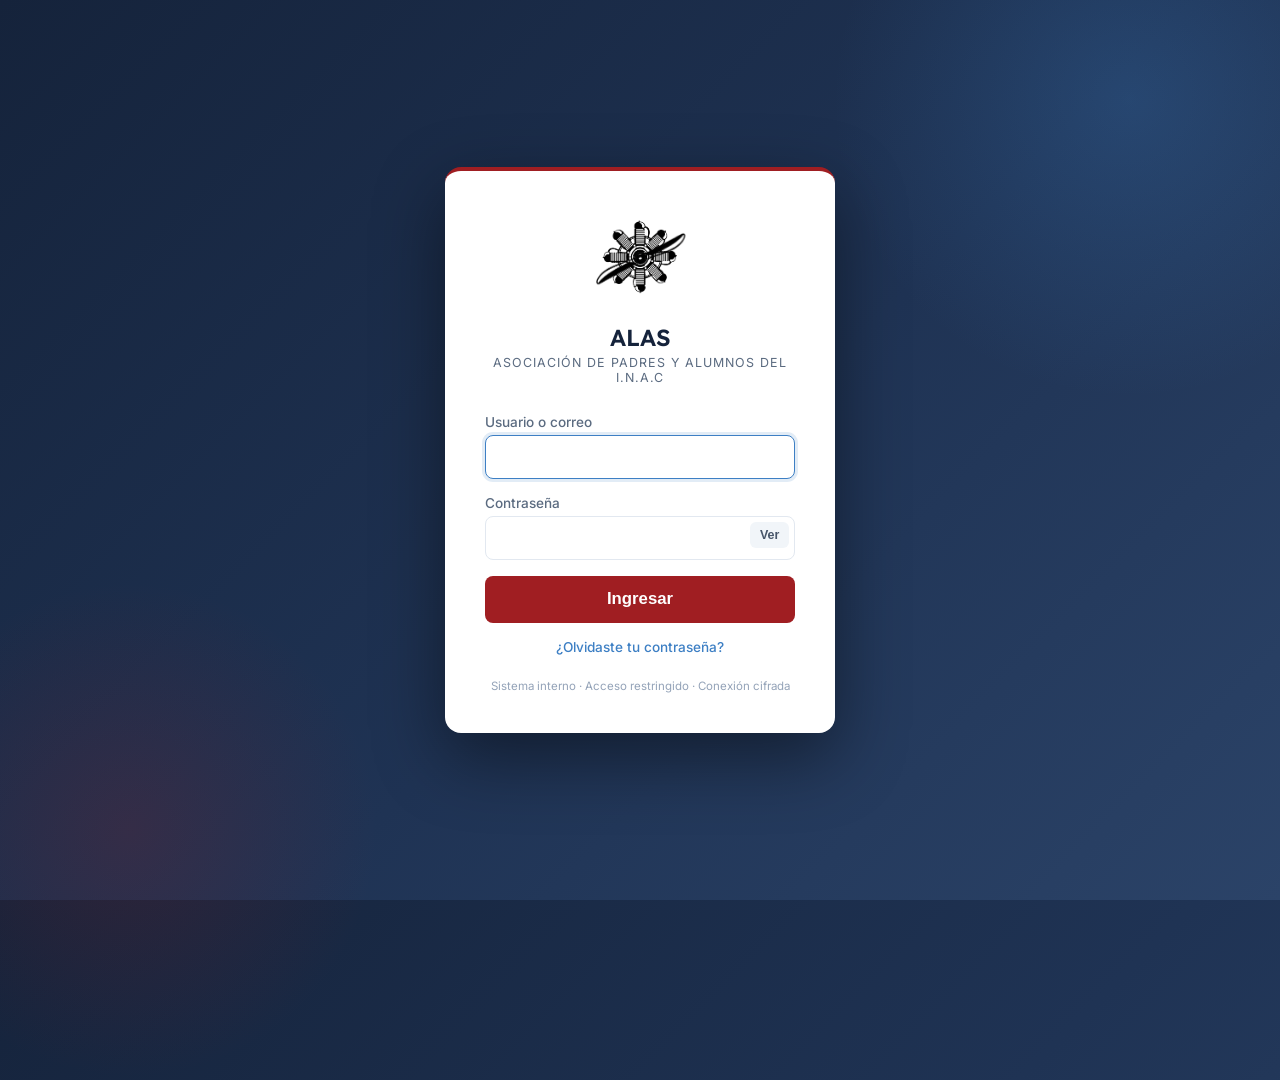
<file: static/login.html>
<!DOCTYPE html>
<html lang="es">
<head>
    <meta charset="UTF-8">
    <meta name="viewport" content="width=device-width, initial-scale=1.0">
    <title>ALAS - Iniciar Sesión</title>
    <link rel="icon" type="image/png" href="/static/logo.png">
    <link rel="preconnect" href="https://fonts.googleapis.com">
    <link rel="preconnect" href="https://fonts.gstatic.com" crossorigin>
    <link href="https://fonts.googleapis.com/css2?family=Inter:wght@400;500;600;700&family=Lexend:wght@500;600&display=swap" rel="stylesheet">
    <style>
        * { margin: 0; padding: 0; box-sizing: border-box; }
        body {
            font-family: 'Inter', 'Segoe UI', system-ui, sans-serif;
            background: linear-gradient(135deg, #15233b 0%, #1f3354 55%, #2b4368 100%);
            display: flex;
            align-items: center;
            justify-content: center;
            min-height: 100vh;
            position: relative;
            overflow: hidden;
        }
        body::before {
            content: '';
            position: absolute;
            width: 600px; height: 600px;
            background: radial-gradient(circle, rgba(61,127,196,0.25), transparent 70%);
            top: -200px; right: -150px;
        }
        body::after {
            content: '';
            position: absolute;
            width: 500px; height: 500px;
            background: radial-gradient(circle, rgba(160,30,34,0.18), transparent 70%);
            bottom: -180px; left: -120px;
        }
        .login-card {
            background: white;
            border-radius: 16px;
            padding: 2.5rem;
            width: 390px;
            box-shadow: 0 24px 70px rgba(0,0,0,0.45);
            position: relative;
            z-index: 100;
            border-top: 4px solid #a01e22;
        }
        .login-logo {
            display: block;
            width: 92px; height: 92px;
            object-fit: contain;
            margin: 0 auto 1rem;
        }
        .login-card h1 {
            font-family: 'Lexend', 'Inter', sans-serif;
            font-weight: 600;
            text-align: center;
            color: #15233b;
            font-size: 1.45rem;
            margin-bottom: 0.2rem;
        }
        .login-card .sub {
            text-align: center;
            color: #5b6b80;
            font-size: 0.78rem;
            text-transform: uppercase;
            letter-spacing: 0.08em;
            margin-bottom: 1.8rem;
        }
        label {
            display: block;
            margin-bottom: 0.3rem;
            font-size: 0.85rem;
            color: #5b6b80;
            font-weight: 500;
        }
        input {
            width: 100%;
            padding: 0.75rem;
            border: 1px solid #e2e8f0;
            border-radius: 8px;
            font-size: 1rem;
            margin-bottom: 1rem;
            transition: border-color 0.2s, box-shadow 0.2s;
        }
        input:focus { outline: none; border-color: #3d7fc4; box-shadow: 0 0 0 3px rgba(61,127,196,0.15); }
        button {
            width: 100%;
            padding: 0.85rem;
            background: #a01e22;
            color: white;
            border: none;
            border-radius: 8px;
            font-size: 1.05rem;
            font-weight: 600;
            cursor: pointer;
            transition: background 0.2s;
        }
        button:hover { background: #7d1619; }
        .error {
            background: #fef2f2;
            color: #a01e22;
            padding: 0.7rem;
            border-radius: 8px;
            font-size: 0.88rem;
            margin-bottom: 1rem;
            display: none;
            text-align: center;
        }
        .ok {
            background: #f0fdf4; color: #166534; padding: 0.7rem; border-radius: 8px;
            font-size: 0.88rem; margin-bottom: 1rem; display: none; text-align: center;
        }
        .link { display: block; text-align: center; margin-top: 1rem; font-size: 0.85rem; color: #3d7fc4; text-decoration: none; font-weight: 500; }
        .link:hover { text-decoration: underline; }
        .ayuda { font-size: 0.86rem; color: #475569; line-height: 1.45; margin-bottom: 1rem; }
        .ayuda.chica { font-size: 0.78rem; color: #64748b; margin: 0.9rem 0 0; }
        .input-codigo { font-size: 1.6rem; text-align: center; letter-spacing: 0.35em; font-variant-numeric: tabular-nums; font-weight: 600; }
        .pass-wrap { position: relative; }
        .pass-wrap input { padding-right: 3.6rem; }
        .ver-pass {
            position: absolute; right: 6px; top: 6px; width: auto; padding: 0.4rem 0.6rem;
            background: #f1f5f9; color: #475569; font-size: 0.78rem; font-weight: 600; border-radius: 6px;
        }
        .ver-pass:hover { background: #e2e8f0; }
        button:disabled { opacity: 0.6; cursor: wait; }
        .pie {
            text-align: center;
            margin-top: 1.5rem;
            font-size: 0.72rem;
            color: #94a3b8;
        }
        /* --- Logo/motor animado del login --- */
        .login-logo-wrap {
            position: relative;
            width: 96px; height: 96px;
            margin: 0 auto 1rem;
            z-index: 2;
        }
        .login-logo-wrap img {
            position: absolute; inset: 0;
            width: 100%; height: 100%;
            object-fit: contain;
        }
        #anim-helice { transform-origin: 50% 50%; will-change: transform; }
        /* Fondo difuso: bandera argentina horizontal + sol con rayos */
        #flag-bg {
            position: fixed; inset: -40px;
            display: none; opacity: 0; z-index: 50;
            background:
                repeating-conic-gradient(from 0deg at 50% 50%, rgba(247,210,60,0.32) 0deg 5deg, rgba(247,210,60,0) 5deg 11deg),
                radial-gradient(circle at 50% 50%, rgba(248,205,40,0.60) 0%, rgba(248,205,40,0) 20%),
                linear-gradient(to bottom, #75aadb 0%, #75aadb 33.3%, #ffffff 33.3%, #ffffff 66.6%, #75aadb 66.6%, #75aadb 100%);
            filter: blur(26px);
        }
        /* Leyenda institucional durante la animacion */
        #anim-leyenda {
            position: fixed; left: 0; right: 0; bottom: 7%;
            text-align: center;
            z-index: 70; opacity: 0;
            font-family: Georgia, 'Segoe UI', serif;
            font-weight: 700;
            font-size: clamp(1.1rem, 3.2vw, 2.3rem);
            color: #15233b;
            letter-spacing: 0.04em;
            text-shadow: 0 1px 10px rgba(255,255,255,0.75);
            padding: 0 1rem;
        }
    </style>
</head>
<body>
    <div id="flag-bg"></div>
    <div id="anim-leyenda">Asociación de Padres y Alumnos del I.N.A.C</div>
    <div class="login-card">
        <div class="login-logo-wrap" id="anim-wrap">
            <img id="anim-motor" src="/static/motor.png" alt="APAI">
            <img id="anim-helice" src="/static/helice.png" alt="">
        </div>
        <h1>ALAS</h1>
        <p class="sub">Asociación de Padres y Alumnos del I.N.A.C</p>
        <div class="error" id="error"></div>
        <div class="ok" id="ok"></div>

        <!-- Paso 1: usuario o correo + contraseña -->
        <form id="f-login" onsubmit="login(event)">
            <label for="usuario">Usuario o correo</label>
            <input type="text" id="usuario" required autofocus autocomplete="username" autocapitalize="none" spellcheck="false">
            <label for="password">Contraseña</label>
            <div class="pass-wrap">
                <input type="password" id="password" required autocomplete="current-password">
                <button type="button" class="ver-pass" onclick="verPass('password', this)" aria-label="Mostrar contraseña">Ver</button>
            </div>
            <button type="submit" id="btn-ingresar">Ingresar</button>
            <a href="#" class="link" onclick="mostrar('f-olvide');return false;">¿Olvidaste tu contraseña?</a>
        </form>

        <!-- Paso 2: código de la app de autenticación -->
        <form id="f-2fa" onsubmit="login2fa(event)" style="display:none">
            <p class="ayuda">🔐 Abrí tu app de autenticación (Google o Microsoft Authenticator) e ingresá el código de 6 dígitos de <b>ALAS</b> (si lo configuraste antes, figura como <b>APAI Pay</b>).</p>
            <label for="codigo">Código de verificación</label>
            <input type="text" id="codigo" inputmode="numeric" autocomplete="one-time-code" maxlength="9"
                   class="input-codigo" placeholder="000 000">
            <button type="submit">Verificar e ingresar</button>
            <p class="ayuda chica">¿No tenés el celular? Ingresá uno de tus <b>códigos de respaldo</b> (formato XXXX-XXXX).</p>
            <a href="#" class="link" onclick="volver();return false;">← Volver</a>
        </form>

        <!-- Olvidé mi contraseña -->
        <form id="f-olvide" onsubmit="olvide(event)" style="display:none">
            <p class="ayuda">Ingresá tu usuario o correo. Si tu cuenta tiene un correo cargado, te enviamos un link para crear una contraseña nueva.</p>
            <label for="olv-usuario">Usuario o correo</label>
            <input type="text" id="olv-usuario" autocomplete="username" autocapitalize="none">
            <button type="submit">Enviar link</button>
            <a href="#" class="link" onclick="volver();return false;">← Volver al ingreso</a>
        </form>
        <div class="pie">Sistema interno · Acceso restringido · Conexión cifrada</div>
    </div>

    <script src="https://cdnjs.cloudflare.com/ajax/libs/gsap/3.12.5/gsap.min.js"></script>
    <script>
        function arrancarMotor() {
            // Si GSAP no esta disponible, entrar directo
            if (!window.gsap) { window.location.href = '/'; return; }
            const wrap = document.getElementById('anim-wrap');
            const bg = document.getElementById('flag-bg');

            // Fijar el motor en su posicion actual y sacarlo de la tarjeta (sin salto visual)
            const r = wrap.getBoundingClientRect();
            Object.assign(wrap.style, {
                position: 'fixed', margin: '0',
                left: r.left + 'px', top: r.top + 'px',
                width: r.width + 'px', height: r.height + 'px', zIndex: '60',
            });
            document.body.appendChild(wrap);

            // Aparece el fondo difuso (bandera + sol) y se desvanece la tarjeta
            bg.style.display = 'block';
            gsap.to(bg, { opacity: 1, duration: 0.6 });
            gsap.to('.login-card', { opacity: 0, duration: 0.35, ease: 'power2.in' });

            const objetivo = 0.75 * Math.min(window.innerWidth, window.innerHeight);
            const escala = objetivo / r.width;
            const centroX = window.innerWidth / 2 - r.width / 2;
            const centroY = window.innerHeight / 2 - r.height / 2;

            const tl = gsap.timeline();
            // 1) Primero se centra en la pantalla (sin girar)
            tl.to(wrap, { left: centroX, top: centroY, duration: 0.7, ease: 'power2.inOut' }, 0);
            // Aparece la leyenda institucional abajo
            tl.to('#anim-leyenda', { opacity: 1, duration: 0.5 }, 0.35);
            // 2) Recien centrado, la helice empieza a girar acelerando
            tl.to('#anim-helice', { rotation: 360 * 34, duration: 3.8, ease: 'power2.in' }, 0.7);
            // 3) Mientras gira, crece hasta el 75%
            tl.to(wrap, { scale: escala, duration: 1.6, ease: 'power2.inOut' }, 0.95);
            // 4) Hélice + leyenda se desvanecen (sigue girando) y entra al sistema
            tl.to(['#anim-wrap', '#anim-leyenda', '#flag-bg'], {
                opacity: 0, duration: 0.6, ease: 'power2.in',
                onComplete: () => { window.location.href = '/'; },
            }, 2.7);
        }

        let desafio2fa = null;
        const $ = id => document.getElementById(id);

        function mensaje(tipo, texto) {
            $('error').style.display = 'none'; $('ok').style.display = 'none';
            if (texto) { $(tipo).textContent = texto; $(tipo).style.display = 'block'; }
        }

        function mostrar(id) {
            ['f-login', 'f-2fa', 'f-olvide'].forEach(f => $(f).style.display = f === id ? 'block' : 'none');
            mensaje('error', '');
            const foco = { 'f-login': 'usuario', 'f-2fa': 'codigo', 'f-olvide': 'olv-usuario' }[id];
            setTimeout(() => $(foco).focus(), 30);
        }

        function volver() { desafio2fa = null; $('codigo').value = ''; mostrar('f-login'); }

        function verPass(id, btn) {
            const i = $(id); const ver = i.type === 'password';
            i.type = ver ? 'text' : 'password'; btn.textContent = ver ? 'Ocultar' : 'Ver';
        }

        async function enviar(url, body, boton) {
            if (boton) boton.disabled = true;
            try {
                const res = await fetch(url, {
                    method: 'POST', headers: { 'Content-Type': 'application/json' },
                    body: JSON.stringify(body), credentials: 'same-origin',
                });
                let data = {};
                try { data = await res.json(); } catch {}
                if (!res.ok) throw new Error(data.detail || 'No se pudo completar. Probá de nuevo.');
                return data;
            } finally { if (boton) boton.disabled = false; }
        }

        async function login(e) {
            e.preventDefault();
            mensaje('error', '');
            try {
                const data = await enviar('/api/auth/login', {
                    usuario: $('usuario').value.trim(), password: $('password').value,
                }, e.submitter);
                if (data.requiere_2fa) { desafio2fa = data.desafio; mostrar('f-2fa'); return; }
                arrancarMotor();
            } catch (err) { mensaje('error', err.message); }
        }

        async function login2fa(e) {
            e.preventDefault();
            mensaje('error', '');
            try {
                await enviar('/api/auth/login/2fa', { desafio: desafio2fa, codigo: $('codigo').value.trim() }, e.submitter);
                arrancarMotor();
            } catch (err) {
                mensaje('error', err.message);
                $('codigo').select();
                if (/venció|Volvé a iniciar/.test(err.message)) setTimeout(volver, 1800);
            }
        }

        async function olvide(e) {
            e.preventDefault();
            try {
                const data = await enviar('/api/auth/olvide', { usuario: $('olv-usuario').value.trim() }, e.submitter);
                mensaje('ok', data.mensaje);
            } catch (err) { mensaje('error', err.message); }
        }

        // Formatea el código mientras se escribe (123 456) y envía solo al completar 6 dígitos
        $('codigo').addEventListener('input', ev => {
            const v = ev.target.value;
            if (/[A-Za-z]/.test(v)) return;  // código de respaldo: no tocar
            const d = v.replace(/\D/g, '').slice(0, 6);
            ev.target.value = d.length > 3 ? d.slice(0, 3) + ' ' + d.slice(3) : d;
            if (d.length === 6) $('f-2fa').requestSubmit();
        });
    </script>
</body>
</html>
</file>
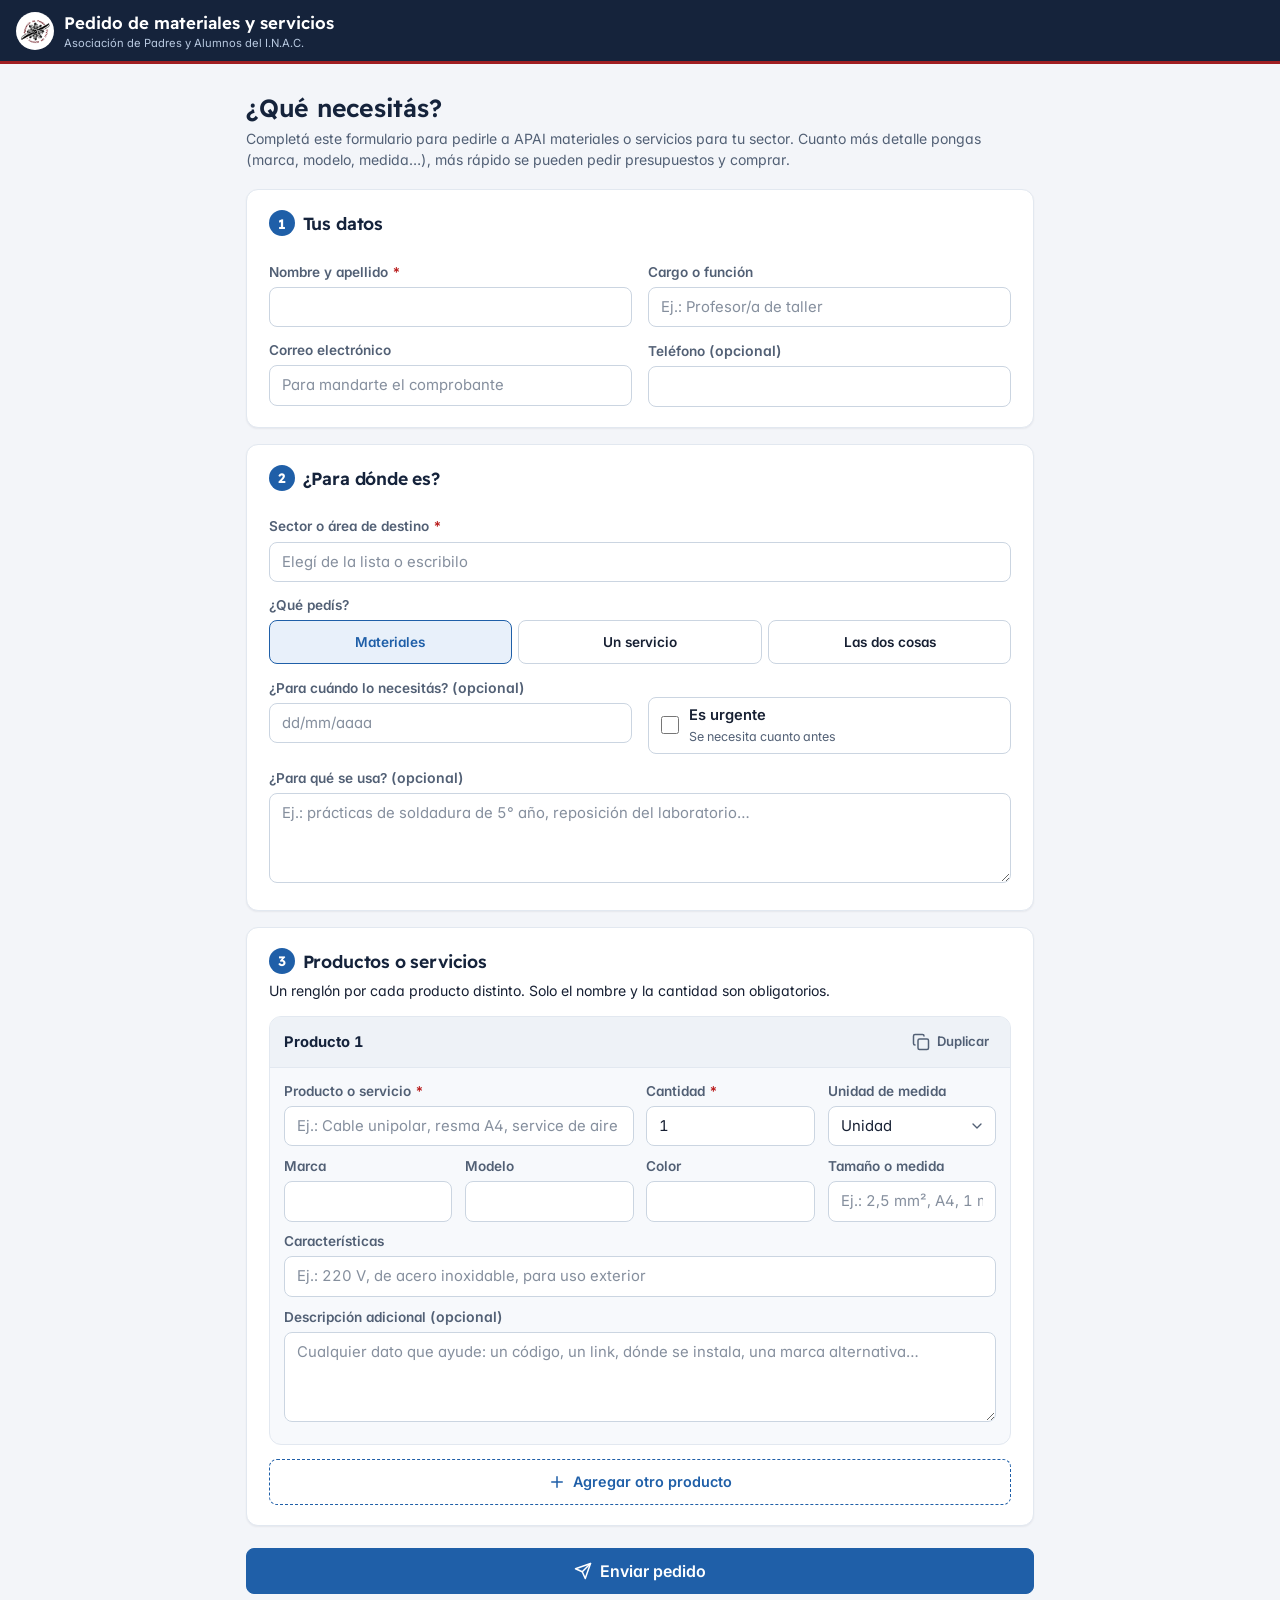
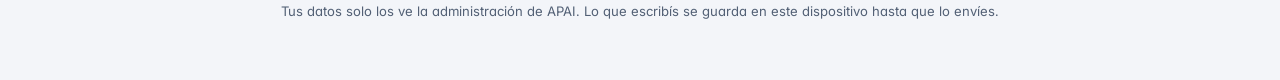
<file: static/pedidos.html>
<!DOCTYPE html>
<html lang="es">
<head>
    <meta charset="UTF-8">
    <meta name="viewport" content="width=device-width, initial-scale=1.0">
    <meta name="theme-color" content="#15233b">
    <meta name="referrer" content="no-referrer">
    <meta name="robots" content="noindex">
    <title>Pedido de materiales · APAI</title>
    <link rel="icon" type="image/png" href="/static/logo.png">
    <link rel="preconnect" href="https://fonts.googleapis.com">
    <link rel="preconnect" href="https://fonts.gstatic.com" crossorigin>
    <link href="https://fonts.googleapis.com/css2?family=Inter:wght@400;500;600;700&family=Lexend:wght@500;600&display=swap" rel="stylesheet">
    <link rel="stylesheet" href="/static/style.css">
    <link rel="stylesheet" href="/static/portal.css">
    <link rel="stylesheet" href="/static/facturas.css">
    <link rel="stylesheet" href="/static/pedidos.css">
</head>
<body class="portal">
    <svg width="0" height="0" style="position:absolute" aria-hidden="true">
        <symbol id="i-user" viewBox="0 0 24 24"><circle cx="12" cy="8" r="4"/><path d="M4 21a8 8 0 0 1 16 0"/></symbol>
        <symbol id="i-pin" viewBox="0 0 24 24"><path d="M20 10c0 6-8 12-8 12S4 16 4 10a8 8 0 0 1 16 0Z"/><circle cx="12" cy="10" r="3"/></symbol>
        <symbol id="i-box" viewBox="0 0 24 24"><path d="M21 8 12 3 3 8v8l9 5 9-5Z"/><path d="M3 8l9 5 9-5M12 13v8"/></symbol>
        <symbol id="i-plus" viewBox="0 0 24 24"><path d="M12 5v14M5 12h14"/></symbol>
        <symbol id="i-copy" viewBox="0 0 24 24"><rect width="14" height="14" x="8" y="8" rx="2"/><path d="M4 16c-1.1 0-2-.9-2-2V4c0-1.1.9-2 2-2h10c1.1 0 2 .9 2 2"/></symbol>
        <symbol id="i-trash" viewBox="0 0 24 24"><path d="M3 6h18M8 6V4h8v2M19 6l-1 14H6L5 6"/></symbol>
        <symbol id="i-check" viewBox="0 0 24 24"><path d="M20 6 9 17l-5-5"/></symbol>
        <symbol id="i-send" viewBox="0 0 24 24"><path d="m22 2-7 20-4-9-9-4Z"/><path d="M22 2 11 13"/></symbol>
    </svg>

    <header class="p-top">
        <div class="p-marca">
            <img src="/static/logo.png" alt="" class="p-logo">
            <div><div class="p-t1">Pedido de materiales y servicios</div><div class="p-t2">Asociación de Padres y Alumnos del I.N.A.C.</div></div>
        </div>
    </header>

    <main class="p-main pd-main" id="contenido">
        <div id="pd-formulario">
            <div class="f-intro">
                <h1>¿Qué necesitás?</h1>
                <p class="muted">Completá este formulario para pedirle a APAI materiales o servicios para tu sector. Cuanto más detalle pongas
                (marca, modelo, medida…), más rápido se pueden pedir presupuestos y comprar.</p>
            </div>

            <form id="pd-form" onsubmit="enviarPedido(event)" novalidate>
                <section class="card" aria-labelledby="t-datos">
                    <h2 id="t-datos"><span class="pd-paso">1</span>Tus datos</h2>
                    <div class="f-campos">
                        <div><label for="pd-nombre">Nombre y apellido <span class="pd-req" aria-hidden="true">*</span></label>
                            <input type="text" id="pd-nombre" maxlength="120" autocomplete="name" required>
                            <div class="pd-error" id="err-nombre"></div></div>
                        <div><label for="pd-cargo">Cargo o función</label>
                            <input type="text" id="pd-cargo" maxlength="80" list="pd-cargos" placeholder="Ej.: Profesor/a de taller">
                            <datalist id="pd-cargos"><option value="Profesor/a"><option value="Jefe/a de área"><option value="Preceptor/a">
                                <option value="Directivo/a"><option value="Secretaría / Administración"><option value="Mantenimiento"><option value="Bibliotecario/a">
                                <option value="Integrante de APAI"></datalist></div>
                        <div><label for="pd-email">Correo electrónico</label>
                            <input type="email" id="pd-email" maxlength="150" autocomplete="email" inputmode="email" placeholder="Para mandarte el comprobante">
                            <div class="pd-error" id="err-email"></div></div>
                        <div><label for="pd-tel">Teléfono <span class="muted">(opcional)</span></label>
                            <input type="tel" id="pd-tel" maxlength="40" autocomplete="tel" inputmode="tel"></div>
                    </div>
                </section>

                <section class="card" aria-labelledby="t-destino">
                    <h2 id="t-destino"><span class="pd-paso">2</span>¿Para dónde es?</h2>
                    <div class="f-campos">
                        <div class="f-ancho"><label for="pd-sector">Sector o área de destino <span class="pd-req" aria-hidden="true">*</span></label>
                            <input type="text" id="pd-sector" maxlength="120" list="pd-sectores" placeholder="Elegí de la lista o escribilo" required>
                            <datalist id="pd-sectores"><option value="Ciclo Básico"><option value="Aviónica"><option value="Mecánica"><option value="Aeronavegantes">
                                <option value="Exámenes (RAAC)"><option value="Talleres"><option value="Laboratorio"><option value="Biblioteca"><option value="Preceptoría">
                                <option value="Dirección"><option value="Secretaría / Administración"><option value="Mantenimiento"><option value="Educación Física"><option value="APAI"></datalist>
                            <div class="pd-error" id="err-sector"></div></div>
                        <div class="f-ancho"><span class="pd-label" id="lbl-tipo">¿Qué pedís?</span>
                            <div class="pd-segmento" role="radiogroup" aria-labelledby="lbl-tipo">
                                <label><input type="radio" name="pd-tipo" value="materiales" checked><span>Materiales</span></label>
                                <label><input type="radio" name="pd-tipo" value="servicio"><span>Un servicio</span></label>
                                <label><input type="radio" name="pd-tipo" value="ambos"><span>Las dos cosas</span></label>
                            </div></div>
                        <div><label for="pd-fecha">¿Para cuándo lo necesitás? <span class="muted">(opcional)</span></label>
                            <input type="date" id="pd-fecha">
                            <div class="pd-error" id="err-fecha"></div></div>
                        <div class="pd-urgente-box"><label class="pd-check"><input type="checkbox" id="pd-urgente"><span><b>Es urgente</b><small>Se necesita cuanto antes</small></span></label></div>
                        <div class="f-ancho"><label for="pd-motivo">¿Para qué se usa? <span class="muted">(opcional)</span></label>
                            <textarea id="pd-motivo" rows="2" maxlength="1500" placeholder="Ej.: prácticas de soldadura de 5° año, reposición del laboratorio…"></textarea></div>
                    </div>
                </section>

                <section class="card" aria-labelledby="t-items">
                    <h2 id="t-items"><span class="pd-paso">3</span>Productos o servicios</h2>
                    <p class="muted pd-ayuda">Un renglón por cada producto distinto. Solo el nombre y la cantidad son obligatorios.</p>
                    <ol class="pd-items" id="pd-items"></ol>
                    <button type="button" class="btn btn-outline pd-agregar" onclick="agregarItem()"><svg class="ic"><use href="#i-plus"/></svg>Agregar otro producto</button>
                </section>

                <div class="f-trampa" aria-hidden="true"><label for="pd-web">No completar</label><input type="text" id="pd-web" tabindex="-1" autocomplete="off"></div>
                <div class="p-msg" id="pd-msg" role="alert" hidden></div>
                <div class="pd-enviar">
                    <p class="muted" id="pd-resumen"></p>
                    <button type="submit" class="btn btn-primary p-ancho" id="pd-boton"><svg class="ic"><use href="#i-send"/></svg>Enviar pedido</button>
                </div>
                <p class="f-pie muted">Tus datos solo los ve la administración de APAI. Lo que escribís se guarda en este dispositivo hasta que lo envíes.</p>
            </form>
        </div>

        <section id="pd-listo" class="card pd-listo" hidden aria-live="polite"></section>
    </main>

    <div id="toast" class="toast" role="status" aria-live="polite"></div>
    <script src="/static/formato.js"></script>
    <script src="/static/pedidos.js"></script>
</body>
</html>
</file>
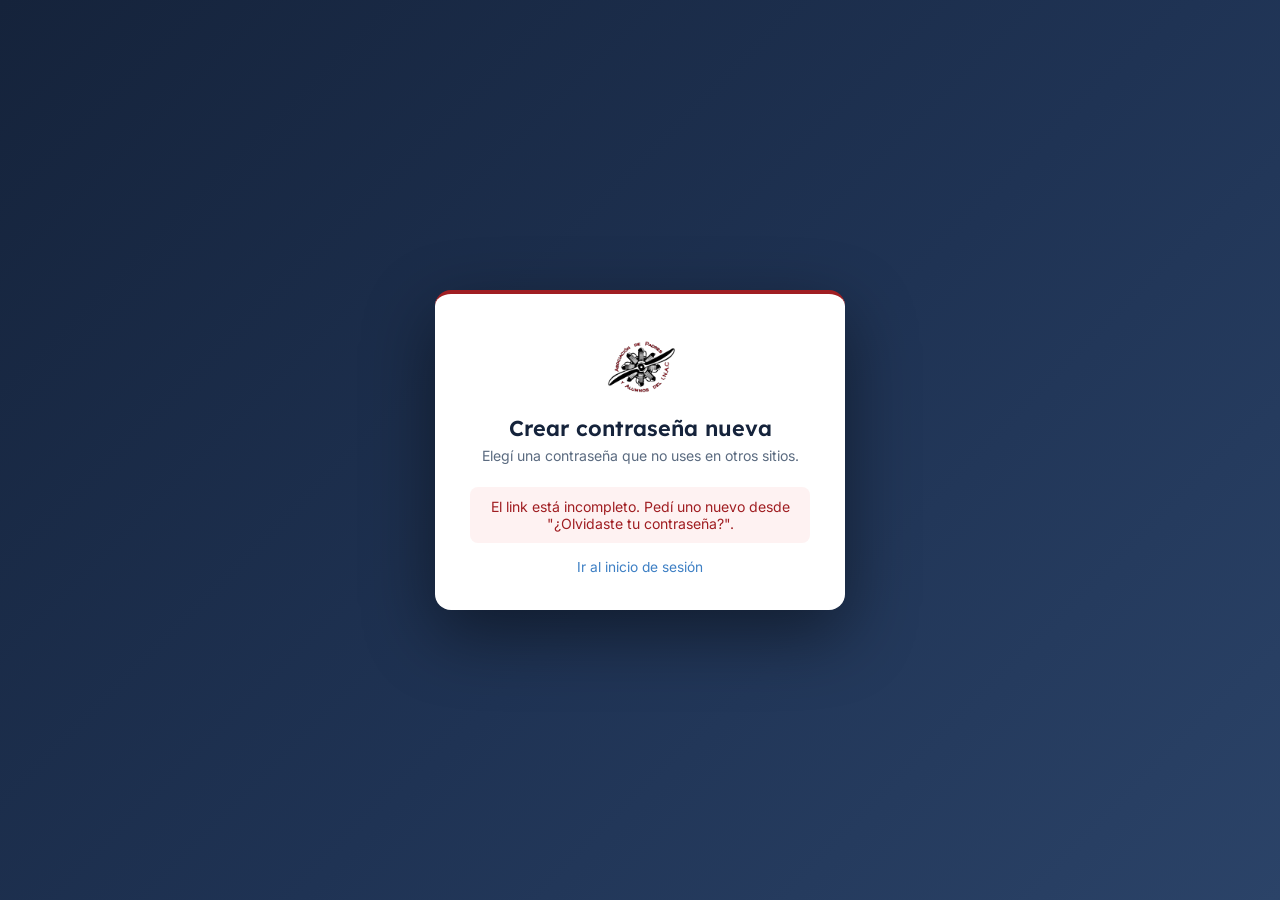
<file: static/restablecer.html>
<!DOCTYPE html>
<html lang="es">
<head>
    <meta charset="UTF-8">
    <meta name="viewport" content="width=device-width, initial-scale=1.0">
    <meta name="referrer" content="no-referrer">
    <title>ALAS - Crear contraseña</title>
    <link rel="icon" type="image/png" href="/static/logo.png">
    <link rel="preconnect" href="https://fonts.googleapis.com">
    <link rel="preconnect" href="https://fonts.gstatic.com" crossorigin>
    <link href="https://fonts.googleapis.com/css2?family=Inter:wght@400;500;600;700&family=Lexend:wght@500;600&display=swap" rel="stylesheet">
    <style>
        * { margin: 0; padding: 0; box-sizing: border-box; }
        body {
            font-family: 'Inter', 'Segoe UI', system-ui, sans-serif;
            background: linear-gradient(135deg, #15233b 0%, #1f3354 55%, #2b4368 100%);
            display: flex; align-items: center; justify-content: center; min-height: 100vh; padding: 16px;
        }
        .card {
            background: #fff; border-radius: 16px; padding: 2.2rem; width: 100%; max-width: 410px;
            box-shadow: 0 24px 70px rgba(0,0,0,0.45); border-top: 4px solid #a01e22;
        }
        img { display: block; width: 72px; height: 72px; object-fit: contain; margin: 0 auto 0.8rem; }
        h1 { font-family: 'Lexend', 'Inter', sans-serif; font-weight: 600; text-align: center; color: #15233b; font-size: 1.35rem; margin-bottom: 0.4rem; }
        .sub { text-align: center; color: #5b6b80; font-size: 0.88rem; margin-bottom: 1.4rem; }
        label { display: block; margin-bottom: 0.3rem; font-size: 0.85rem; color: #475569; font-weight: 500; }
        input {
            width: 100%; padding: 0.75rem; border: 1px solid #e2e8f0; border-radius: 8px;
            font-size: 1rem; margin-bottom: 1rem;
        }
        input:focus { outline: none; border-color: #3d7fc4; box-shadow: 0 0 0 3px rgba(61,127,196,0.15); }
        button {
            width: 100%; padding: 0.85rem; background: #a01e22; color: #fff; border: none; border-radius: 8px;
            font-size: 1.02rem; font-weight: 600; cursor: pointer;
        }
        button:hover { background: #7d1619; }
        button:disabled { opacity: 0.6; cursor: wait; }
        .reglas { list-style: none; font-size: 0.82rem; color: #64748b; margin: -0.3rem 0 1rem; }
        .reglas li::before { content: '○ '; }
        .reglas li.ok { color: #15803d; }
        .reglas li.ok::before { content: '✓ '; }
        .msg { padding: 0.7rem; border-radius: 8px; font-size: 0.88rem; margin-bottom: 1rem; display: none; text-align: center; }
        .msg.error { background: #fef2f2; color: #a01e22; }
        .msg.ok { background: #f0fdf4; color: #166534; }
        a { display: block; text-align: center; margin-top: 1rem; font-size: 0.86rem; color: #3d7fc4; text-decoration: none; }
    </style>
</head>
<body>
    <div class="card">
        <img src="/static/logo.png" alt="APAI">
        <h1>Crear contraseña nueva</h1>
        <p class="sub">Elegí una contraseña que no uses en otros sitios.</p>
        <div class="msg" id="msg"></div>
        <form id="form" onsubmit="guardar(event)">
            <label for="p1">Contraseña nueva</label>
            <input type="password" id="p1" autocomplete="new-password" required>
            <ul class="reglas">
                <li id="r-largo">Al menos 10 caracteres</li>
                <li id="r-mix">Letras y números</li>
                <li id="r-igual">Las dos contraseñas coinciden</li>
            </ul>
            <label for="p2">Repetir contraseña</label>
            <input type="password" id="p2" autocomplete="new-password" required>
            <button type="submit">Guardar contraseña</button>
        </form>
        <a href="/login">Ir al inicio de sesión</a>
    </div>
    <script>
        const token = new URLSearchParams(location.search).get('t') || '';
        // Saca el token de la barra de direcciones (que no quede en el historial)
        history.replaceState(null, '', '/restablecer');
        const $ = id => document.getElementById(id);

        function msg(tipo, texto) { const m = $('msg'); m.className = 'msg ' + tipo; m.textContent = texto; m.style.display = 'block'; }

        function revisar() {
            const a = $('p1').value, b = $('p2').value;
            const largo = a.length >= 10, mix = /[A-Za-zÁÉÍÓÚáéíóúÑñ]/.test(a) && /\d/.test(a), igual = a && a === b;
            $('r-largo').className = largo ? 'ok' : ''; $('r-mix').className = mix ? 'ok' : ''; $('r-igual').className = igual ? 'ok' : '';
            return largo && mix && igual;
        }
        $('p1').addEventListener('input', revisar); $('p2').addEventListener('input', revisar);

        if (!token) { msg('error', 'El link está incompleto. Pedí uno nuevo desde "¿Olvidaste tu contraseña?".'); $('form').style.display = 'none'; }

        async function guardar(e) {
            e.preventDefault();
            if (!revisar()) return msg('error', 'Revisá los requisitos de la contraseña.');
            const btn = e.submitter; btn.disabled = true;
            try {
                const res = await fetch('/api/auth/restablecer', {
                    method: 'POST', headers: { 'Content-Type': 'application/json' }, credentials: 'same-origin',
                    body: JSON.stringify({ token, password_nueva: $('p1').value }),
                });
                const data = await res.json().catch(() => ({}));
                if (!res.ok) throw new Error(data.detail || 'No se pudo guardar.');
                $('form').style.display = 'none';
                msg('ok', data.mensaje + ' Te llevamos al inicio de sesión…');
                setTimeout(() => location.href = '/login', 2500);
            } catch (err) { msg('error', err.message); btn.disabled = false; }
        }
    </script>
</body>
</html>
</file>
<file: static/style.css>
/* =====================================================================
   ALAS — Sistema de diseño (v2, oct 2026)
   Estilo: tablero de gestión profesional, plano, alto contraste.
   Tipografía: Lexend (títulos) + Inter (texto y números tabulares).
   Colores institucionales: azul marino #15233b · rojo APAI #a01e22.
   ===================================================================== */

/* ---------- 1. Tokens ---------- */
:root {
    /* Marca */
    --navy: #15233b;
    --navy-2: #1f3354;
    --navy-3: #2b4368;
    --red: #a01e22;
    --red-dark: #7d1619;
    --red-light: #c8484c;

    /* Semánticos (todos con contraste AA sobre blanco) */
    --primary: #1f5fa8;
    --primary-hover: #174a85;
    --primary-soft: #e8f0fa;
    --success: #15803d;
    --success-soft: #e7f6ec;
    --warning: #b45309;
    --warning-soft: #fdf3e6;
    --danger: #b91c1c;
    --danger-soft: #fdecec;
    --info: #0e7490;

    /* Superficies y texto */
    --bg: #f3f5f9;
    --surface: #ffffff;
    --surface-2: #f7f9fc;
    --surface-3: #eef2f7;
    --border: #e2e8f0;
    --border-strong: #cbd5e1;
    --text: #172033;
    --text-muted: #526075;
    --heading: #15233b;
    --input-bg: #ffffff;
    --input-border: #cbd5e1;
    --row-alt: #f8fafc;
    --row-hover: #eef4fb;
    --focus: #2563eb;

    /* Alias de compatibilidad (usados por estilos en línea y JS) */
    --sky: var(--primary);
    --sky-2: #8fb8e6;
    --sky-light: var(--primary-soft);
    --sky-bg: #d6e4f5;
    --steel: #5a6b82;
    --green: var(--success);
    --green-dark: #116132;
    --amber: var(--warning);
    --gray-50: var(--surface-2);
    --gray-100: var(--surface-3);
    --gray-200: var(--border);
    --gray-400: #8593a8;
    --gray-600: var(--text-muted);
    --gray-800: var(--text);

    /* Forma */
    --radius: 12px;
    --radius-sm: 8px;
    --shadow-sm: 0 1px 2px rgba(15, 23, 42, 0.06);
    --shadow: 0 1px 3px rgba(15, 23, 42, 0.07), 0 4px 12px rgba(15, 23, 42, 0.05);
    --shadow-lg: 0 12px 32px rgba(15, 23, 42, 0.16);
    --ease-out: cubic-bezier(0.23, 1, 0.32, 1);

    /* Layout */
    --topbar-h: 60px;
    --sidebar-w: 252px;

    --font-ui: 'Inter', 'Segoe UI', system-ui, -apple-system, sans-serif;
    --font-head: 'Lexend', 'Inter', 'Segoe UI', system-ui, sans-serif;
    color-scheme: light;
}

[data-theme="dark"] {
    color-scheme: dark;
    --primary: #4f8fd6;
    --primary-hover: #6aa3e3;
    --primary-soft: #1a2c48;
    --success: #34c271;
    --success-soft: #12301f;
    --warning: #f0a33a;
    --warning-soft: #33250f;
    --danger: #f06262;
    --danger-soft: #3a1717;
    --bg: #0b1220;
    --surface: #121b2e;
    --surface-2: #162036;
    --surface-3: #1c2840;
    --border: #253350;
    --border-strong: #33456a;
    --text: #e4ebf5;
    --text-muted: #9fb0c7;
    --heading: #f2f6fb;
    --input-bg: #0e1626;
    --input-border: #33456a;
    --row-alt: #141e33;
    --row-hover: #1b2a47;
    --focus: #7ab0f0;
    --sky-bg: #22385a;
    --green-dark: #2aa35f;
    --gray-400: #7d8ca3;
    --shadow: 0 1px 3px rgba(0, 0, 0, 0.4), 0 4px 14px rgba(0, 0, 0, 0.25);
    --shadow-lg: 0 14px 36px rgba(0, 0, 0, 0.5);
}

/* ---------- 2. Base ---------- */
*, *::before, *::after { box-sizing: border-box; margin: 0; padding: 0; }
html { font-size: 16px; -webkit-text-size-adjust: 100%; }
body {
    font-family: var(--font-ui);
    font-size: 0.95rem;
    line-height: 1.5;
    color: var(--text);
    background: var(--bg);
    min-height: 100dvh;
    -webkit-font-smoothing: antialiased;
    -moz-osx-font-smoothing: grayscale;
    font-variant-numeric: tabular-nums;
    font-feature-settings: "cv11", "ss01";
}
h1, h2, h3, h4 { font-family: var(--font-head); color: var(--heading); font-weight: 600; letter-spacing: -0.01em; line-height: 1.25; }
h3 { font-size: 1.05rem; }
p { margin: 0 0 0.6rem; }
a { color: var(--primary); }
b, strong { font-weight: 600; }
code { font-family: ui-monospace, 'Cascadia Mono', Consolas, monospace; }
::selection { background: color-mix(in srgb, var(--primary) 25%, transparent); }
::placeholder { color: var(--text-muted); opacity: 0.7; }
img { max-width: 100%; }

/* Íconos SVG (sprite en index.html) */
.ic { width: 18px; height: 18px; flex-shrink: 0; stroke: currentColor; fill: none; stroke-width: 2; stroke-linecap: round; stroke-linejoin: round; vertical-align: -3px; }
.ic-lg { width: 22px; height: 22px; }

/* Foco visible para teclado */
:focus-visible { outline: 2px solid var(--focus); outline-offset: 2px; border-radius: 6px; }
:focus:not(:focus-visible) { outline: none; }

.skip-link { position: absolute; left: -999px; top: 8px; z-index: 2000; background: var(--surface); color: var(--text); padding: 0.5rem 1rem; border-radius: 8px; }
.skip-link:focus { left: 8px; }

* { scrollbar-width: thin; scrollbar-color: var(--border-strong) transparent; }
*::-webkit-scrollbar { width: 10px; height: 10px; }
*::-webkit-scrollbar-thumb { background: var(--border-strong); border-radius: 8px; border: 2px solid transparent; background-clip: content-box; }

/* ---------- 3. Barra superior ---------- */
header.topbar {
    position: sticky; top: 0; z-index: 100;
    height: var(--topbar-h);
    display: flex; align-items: center; gap: 0.9rem;
    padding: 0 1.25rem;
    background: var(--navy);
    color: #fff;
    border-bottom: 3px solid var(--red);
}
.side-toggle {
    display: none; width: 40px; height: 40px; border-radius: 8px;
    background: transparent; border: 0; color: #fff; cursor: pointer;
    align-items: center; justify-content: center;
}
.side-toggle:hover { background: rgba(255,255,255,0.1); }
.header-brand { display: flex; align-items: center; gap: 0.75rem; flex: 1; min-width: 0; }
.header-logo { width: 42px; height: 42px; border-radius: 50%; background: #fff; flex-shrink: 0; position: relative; }
.header-engine .he-img { position: absolute; inset: 4px; width: calc(100% - 8px); height: calc(100% - 8px); object-fit: contain; }
#header-helice { transform-origin: 50% 50%; will-change: transform; }
.header-titulo { display: flex; flex-direction: column; line-height: 1.15; min-width: 0; }
.header-titulo .t1 { font-family: var(--font-head); font-size: 1.1rem; font-weight: 600; }
.header-titulo .t2 { font-size: 0.68rem; color: #b8c9e0; text-transform: uppercase; letter-spacing: 0.1em; white-space: nowrap; overflow: hidden; text-overflow: ellipsis; }

.user-info { display: flex; align-items: center; gap: 0.5rem; white-space: nowrap; }
.user-chip { display: flex; align-items: center; gap: 0.55rem; padding: 0.25rem 0.6rem 0.25rem 0.25rem; border-radius: 999px; background: rgba(255,255,255,0.08); color: #fff; border: 0; cursor: pointer; font: inherit; }
.user-chip:hover { background: rgba(255,255,255,0.16); }
.user-avatar { width: 32px; height: 32px; border-radius: 50%; background: var(--red); color: #fff; display: grid; place-items: center; font-weight: 700; font-size: 0.85rem; }
.user-textos { display: flex; flex-direction: column; text-align: left; line-height: 1.15; }
#user-nombre { font-size: 0.85rem; font-weight: 600; color: #fff; }
#user-rol { font-size: 0.7rem; color: #b8c9e0; }
.btn-icono-top {
    width: 40px; height: 40px; border-radius: 8px; display: grid; place-items: center;
    background: transparent; color: #d5e1f0; border: 1px solid rgba(255,255,255,0.18); cursor: pointer;
}
.btn-icono-top:hover { background: rgba(255,255,255,0.12); color: #fff; }
.btn-logout { background: transparent; color: #d5e1f0; border: 1px solid rgba(255,255,255,0.18); }
.btn-logout:hover { background: var(--red); border-color: var(--red); color: #fff; }

/* ---------- 4. Menú lateral ---------- */
.sidebar {
    position: fixed; z-index: 90;
    top: var(--topbar-h); left: 0; bottom: 0;
    width: var(--sidebar-w);
    overflow-y: auto;
    background: var(--surface);
    border-right: 1px solid var(--border);
    padding: 0.75rem 0.65rem 1.5rem;
    display: flex; flex-direction: column; gap: 0.15rem;
}
.side-group { margin-top: 0.7rem; }
.side-group-head {
    display: flex; align-items: center; gap: 0.5rem; width: 100%;
    padding: 0.35rem 0.75rem; background: none; border: 0; cursor: pointer; text-align: left;
    font-size: 0.7rem; font-weight: 700; letter-spacing: 0.08em; text-transform: uppercase; color: var(--text-muted);
}
.side-group-head > span:first-child { flex: 1; }
.side-caret { transition: transform 0.2s var(--ease-out); display: inline-flex; }
.side-group.collapsed .side-caret { transform: rotate(-90deg); }
.side-group.collapsed .side-group-body { display: none; }
.side-group-body { display: flex; flex-direction: column; gap: 2px; }
.side-item, .nav-btn.side-item {
    display: flex; align-items: center; gap: 0.7rem; width: 100%;
    min-height: 40px; padding: 0.45rem 0.75rem;
    background: transparent; border: 0; border-radius: 8px; cursor: pointer; text-align: left;
    font: inherit; font-size: 0.9rem; font-weight: 500; color: var(--text);
    transition: background 0.15s, color 0.15s;
}
.side-item .ic { color: var(--text-muted); transition: color 0.15s; }
.side-item:hover { background: var(--surface-3); }
.side-item.active { background: var(--primary-soft); color: var(--primary); font-weight: 600; box-shadow: inset 3px 0 0 var(--primary); }
.side-item.active .ic { color: var(--primary); }
.side-sep { height: 1px; background: var(--border); margin: 0.8rem 0.5rem 0.4rem; }
.side-salir { color: var(--danger); }
.side-salir .ic { color: var(--danger); }
.side-salir:hover { background: var(--danger-soft); }
.side-backdrop { display: none; position: fixed; inset: var(--topbar-h) 0 0 0; background: rgba(2, 6, 23, 0.5); z-index: 85; }

/* ---------- 5. Contenido ---------- */
main { margin-left: var(--sidebar-w); padding: 1.5rem 1.75rem 3rem; max-width: calc(1320px + var(--sidebar-w)); }
.section { display: none; }
.section.active { display: block; animation: aparecer 0.22s var(--ease-out); }
@keyframes aparecer { from { opacity: 0; transform: translateY(4px); } to { opacity: 1; transform: none; } }

/* Encabezado de página (lo arma formato/app según la sección) */
.page-head { margin-bottom: 1.25rem; }
.page-head[hidden] { display: none; }
.page-miga { font-size: 0.75rem; font-weight: 600; text-transform: uppercase; letter-spacing: 0.08em; color: var(--text-muted); margin-bottom: 0.2rem; }
.page-titulo { font-family: var(--font-head); font-size: 1.6rem; font-weight: 600; color: var(--heading); letter-spacing: -0.015em; }
.page-desc { color: var(--text-muted); margin-top: 0.25rem; max-width: 75ch; }

.section > .section-titulo:first-child { display: none; }  /* reemplazado por .page-head */
.section-titulo { font-family: var(--font-head); font-size: 1.15rem; font-weight: 600; color: var(--heading); margin: 1.5rem 0 0.75rem; }

.aviso-banda {
    display: flex; gap: 0.6rem; align-items: flex-start;
    background: var(--primary-soft); color: var(--text); border: 1px solid color-mix(in srgb, var(--primary) 30%, transparent);
    border-radius: var(--radius-sm); padding: 0.7rem 1rem; margin-bottom: 1rem; font-size: 0.9rem;
}
.muted { color: var(--text-muted); font-size: 0.88rem; }

/* ---------- 6. Barra de herramientas y campos ---------- */
.toolbar { display: flex; flex-wrap: wrap; align-items: center; gap: 0.6rem; margin-bottom: 1rem; }
.toolbar > input[type="text"], .toolbar > .fecha-ar { flex: 1 1 240px; min-width: 0; }
.toolbar > input[type="text"]:only-of-type { max-width: 520px; }
.toolbar label { font-size: 0.85rem; font-weight: 600; color: var(--text-muted); }

input[type="text"], input[type="number"], input[type="email"], input[type="password"], input[type="date"],
input[type="time"], input[type="search"], input[type="tel"], select, textarea, .mc-inp {
    width: 100%;
    min-height: 40px;
    padding: 0.5rem 0.75rem;
    font: inherit; font-size: 0.93rem;
    color: var(--text);
    background: var(--input-bg);
    border: 1px solid var(--input-border);
    border-radius: var(--radius-sm);
    transition: border-color 0.15s, box-shadow 0.15s;
}
.toolbar select, .toolbar input { width: auto; }
.toolbar > input[type="text"] { width: 100%; }
select { cursor: pointer; padding-right: 2rem; appearance: none;
    background-image: url("data:image/svg+xml,%3Csvg xmlns='http://www.w3.org/2000/svg' width='16' height='16' viewBox='0 0 24 24' fill='none' stroke='%23526075' stroke-width='2' stroke-linecap='round' stroke-linejoin='round'%3E%3Cpath d='m6 9 6 6 6-6'/%3E%3C/svg%3E");
    background-repeat: no-repeat; background-position: right 0.6rem center; }
textarea { min-height: 90px; resize: vertical; }
input:hover, select:hover, textarea:hover { border-color: var(--border-strong); }
input:focus, select:focus, textarea:focus, .mc-inp:focus {
    outline: none; border-color: var(--primary);
    box-shadow: 0 0 0 3px color-mix(in srgb, var(--primary) 20%, transparent);
}
input:disabled, select:disabled { background: var(--surface-3); color: var(--text-muted); cursor: not-allowed; }
input[type="checkbox"], input[type="radio"] { width: 18px; height: 18px; min-height: 0; accent-color: var(--primary); cursor: pointer; }
input[type="file"] { min-height: 0; padding: 0.4rem; border-style: dashed; }
input:user-invalid { border-color: var(--danger); }

.input-importe { text-align: right; font-weight: 600; font-variant-numeric: tabular-nums; }

/* Fecha dd/mm/aaaa */
.fecha-ar { position: relative; display: flex; align-items: stretch; width: 100%; }
.fecha-ar-texto { padding-right: 2.6rem !important; font-variant-numeric: tabular-nums; }
.fecha-ar-btn {
    position: absolute; right: 4px; top: 50%; transform: translateY(-50%);
    width: 32px; height: 32px; border-radius: 6px; border: 0; background: transparent; color: var(--text-muted);
    display: grid; place-items: center; cursor: pointer;
}
.fecha-ar-btn:hover { background: var(--surface-3); color: var(--primary); }
.fecha-ar-nativo { position: absolute !important; right: 0; bottom: 0; width: 1px !important; height: 1px !important; min-height: 0 !important; opacity: 0; pointer-events: none; border: 0 !important; padding: 0 !important; }
.toolbar .fecha-ar { width: 170px; flex: 0 0 170px; }
.toolbar .fecha-ar .fecha-ar-texto { width: 100%; }

label { font-size: 0.85rem; font-weight: 600; color: var(--text-muted); }
.check-inline { display: flex; align-items: center; gap: 0.55rem; font-weight: 600; color: var(--text); cursor: pointer; }
.check-inline input { width: 18px; }

/* ---------- 7. Botones ---------- */
.btn {
    display: inline-flex; align-items: center; justify-content: center; gap: 0.45rem;
    min-height: 40px; padding: 0.5rem 1rem;
    font: inherit; font-size: 0.9rem; font-weight: 600; line-height: 1.2;
    color: var(--text); background: var(--surface);
    border: 1px solid var(--border-strong); border-radius: var(--radius-sm);
    cursor: pointer; text-decoration: none; white-space: nowrap;
    transition: background 0.15s, border-color 0.15s, color 0.15s, box-shadow 0.15s, transform 0.08s;
    touch-action: manipulation;
}
.btn:hover { background: var(--surface-3); }
.btn:active { transform: translateY(1px); }
.btn:disabled, .btn[aria-busy="true"] { opacity: 0.55; cursor: not-allowed; transform: none; }
.btn-primary { background: var(--primary); border-color: var(--primary); color: #fff; }
.btn-primary:hover { background: var(--primary-hover); border-color: var(--primary-hover); }
.btn-success { background: var(--success); border-color: var(--success); color: #fff; }
.btn-success:hover { filter: brightness(0.92); background: var(--success); }
.btn-warning { background: var(--warning); border-color: var(--warning); color: #fff; }
.btn-warning:hover { filter: brightness(0.92); background: var(--warning); }
.btn-red, .btn-danger { background: var(--danger); border-color: var(--danger); color: #fff; }
.btn-red:hover, .btn-danger:hover { filter: brightness(0.9); background: var(--danger); }
.btn-outline { background: var(--surface); border-color: var(--primary); color: var(--primary); }
.btn-outline:hover { background: var(--primary-soft); }
.btn-ghost { background: transparent; border-color: transparent; color: var(--text-muted); }
.btn-ghost:hover { background: var(--surface-3); color: var(--text); }
.btn-sm { min-height: 32px; padding: 0.3rem 0.65rem; font-size: 0.82rem; }
.btn-danger { min-height: 32px; padding: 0.3rem 0.65rem; font-size: 0.82rem; }
.btn-3d { box-shadow: var(--shadow-sm); }
[data-theme="dark"] .btn-primary, [data-theme="dark"] .btn-success, [data-theme="dark"] .btn-warning,
[data-theme="dark"] .btn-red, [data-theme="dark"] .btn-danger { color: #0b1220; }

/* ---------- 8. Tarjetas y formularios ---------- */
.card {
    background: var(--surface); color: var(--text);
    border: 1px solid var(--border); border-radius: var(--radius);
    padding: 1.25rem 1.35rem; box-shadow: var(--shadow-sm);
}
.card + .card { margin-top: 1rem; }
.card h3 { font-size: 1.02rem; margin-bottom: 0.9rem; display: flex; align-items: center; gap: 0.5rem; }
.card label { display: block; margin: 0.8rem 0 0.3rem; }
.card small { display: block; color: var(--text-muted); font-size: 0.8rem; margin-top: 0.25rem; }
.card button[type="submit"] { margin-top: 1rem; width: 100%; }
.card p { color: var(--text); }

.form-card { margin-bottom: 1.25rem; border-top: 3px solid var(--primary); }
.form-grid { display: grid; grid-template-columns: repeat(auto-fit, minmax(200px, 1fr)); gap: 0.25rem 1rem; }
.form-grid > div > label:first-child { margin-top: 0.6rem; }
.form-actions { display: flex; flex-wrap: wrap; gap: 0.6rem; margin-top: 1.25rem; padding-top: 1rem; border-top: 1px solid var(--border); }
.form-actions .btn { min-width: 120px; }
.form-card .form-actions button[type="submit"] { width: auto; margin-top: 0; }
.ops-grid { display: grid; grid-template-columns: repeat(auto-fit, minmax(300px, 1fr)); gap: 1rem; }
.ops-grid > .card + .card { margin-top: 0; }

.resultado { margin-top: 1rem; padding: 0.9rem 1rem; border-radius: var(--radius-sm); background: var(--success-soft); border: 1px solid color-mix(in srgb, var(--success) 35%, transparent); color: var(--text); }
.resultado.error { background: var(--danger-soft); border-color: color-mix(in srgb, var(--danger) 35%, transparent); }
#resultado-import ul { margin: 0.5rem 0 0 1.25rem; }
#resultado-import li { font-size: 0.85rem; color: var(--text-muted); }

/* ---------- 9. Tablas ---------- */
.tabla-wrap {
    width: 100%; overflow-x: auto; -webkit-overflow-scrolling: touch;
    background: var(--surface); border: 1px solid var(--border); border-radius: var(--radius);
    box-shadow: var(--shadow-sm); margin-bottom: 1rem;
}
.card .tabla-wrap { box-shadow: none; }
table { width: 100%; border-collapse: separate; border-spacing: 0; background: var(--surface); font-size: 0.9rem; }
thead th {
    position: sticky; top: 0; z-index: 1;
    background: var(--surface-2); color: var(--text-muted);
    text-align: left; font-size: 0.74rem; font-weight: 700; text-transform: uppercase; letter-spacing: 0.05em;
    padding: 0.7rem 0.9rem; border-bottom: 1px solid var(--border); white-space: nowrap;
}
td { padding: 0.65rem 0.9rem; border-bottom: 1px solid var(--border); color: var(--text); vertical-align: middle; line-height: 1.4; }
tbody tr:last-child td { border-bottom: 0; }
tbody tr:nth-child(even) td { background: var(--row-alt); }
tbody tr:hover td { background: var(--row-hover); }
tbody td[colspan] { padding: 1.75rem 1rem; text-align: center; color: var(--text-muted); }
td .btn + .btn, td .btn + select { margin-left: 0.3rem; }
/* Celdas con botones: todo en una sola línea y la columna se ajusta a su contenido */
td:has(> .btn), td:has(> button), td:has(> .pago-ok) { white-space: nowrap; width: 1%; }
td > .btn, td > button.btn { vertical-align: middle; }
/* Dentro de las tablas los botones son livianos: el protagonista es el dato */
td .btn { min-height: 32px; padding: 0.3rem 0.65rem; font-size: 0.82rem; }
td .btn-primary { background: var(--primary-soft); border-color: transparent; color: var(--primary); }
td .btn-primary:hover { background: var(--primary); color: #fff; }
td .btn-red, td .btn-danger { background: transparent; border-color: color-mix(in srgb, var(--danger) 40%, transparent); color: var(--danger); filter: none; }
td .btn-red:hover, td .btn-danger:hover { background: var(--danger); border-color: var(--danger); color: #fff; filter: none; }
td .btn-success { background: var(--success-soft); border-color: transparent; color: var(--success); }
td .btn-success:hover { background: var(--success); color: #fff; filter: none; }
th.sortable, .th-sort th { cursor: pointer; user-select: none; }
th.sortable:hover, .th-sort th:hover { color: var(--primary); }
th.sortable::after, .th-sort th[onclick]::after { content: ' ↕'; opacity: 0.4; }
th.sortable.sorted-asc::after { content: ' ▲'; opacity: 1; color: var(--primary); }
th.sortable.sorted-desc::after { content: ' ▼'; opacity: 1; color: var(--primary); }
.fila-inactiva td { opacity: 0.55; }
.fila-alerta td { background: color-mix(in srgb, var(--danger) 7%, var(--surface)) !important; }
.num, td.num, th.num { text-align: right; white-space: nowrap; }

.saldo-positivo { color: var(--success); font-weight: 700; }
.saldo-cero { color: var(--gray-400); }

/* ---------- 10. Insignias, chips, pestañas ---------- */
.badge { display: inline-flex; align-items: center; gap: 0.25rem; padding: 0.15rem 0.55rem; border-radius: 999px; font-size: 0.74rem; font-weight: 600; background: var(--surface-3); color: var(--text-muted); white-space: nowrap; }
.badge-activa { background: var(--success-soft); color: var(--success); }
.badge-inactiva { background: var(--danger-soft); color: var(--danger); }
.tag-nc { display: inline-block; font-size: 0.66rem; font-weight: 700; background: var(--danger); color: #fff; border-radius: 4px; padding: 0.05rem 0.35rem; margin-left: 0.35rem; vertical-align: middle; }
.tipo-recarga { color: var(--success); font-weight: 600; }
.tipo-consumo { color: var(--danger); font-weight: 600; }
.tipo-transferencia_out { color: var(--warning); font-weight: 600; }
.tipo-transferencia_in { color: var(--primary); font-weight: 600; }
.tipo-reintegro { color: #7c3aed; font-weight: 600; }

.concept-chips, .caja-rap-chips { display: flex; flex-wrap: wrap; gap: 0.45rem; align-items: center; margin-bottom: 0.75rem; }
.chip {
    min-height: 36px; padding: 0.35rem 0.85rem; border-radius: 999px;
    border: 1px solid var(--border-strong); background: var(--surface); color: var(--text);
    font: inherit; font-size: 0.85rem; font-weight: 500; cursor: pointer; transition: all 0.15s;
}
.chip:hover { border-color: var(--primary); color: var(--primary); }
.chip-activo, .chip.chip-activo { background: var(--primary); border-color: var(--primary); color: #fff; }
.chip-select { width: auto; min-height: 36px; border-radius: 999px; font-size: 0.85rem; }

.cuotas-tabs { display: flex; gap: 0.25rem; margin-bottom: 1.25rem; border-bottom: 1px solid var(--border); overflow-x: auto; }
.cuota-tab { min-height: 42px; padding: 0.5rem 1rem; border: 0; background: none; color: var(--text-muted); font: inherit; font-weight: 600; cursor: pointer; border-bottom: 3px solid transparent; margin-bottom: -1px; white-space: nowrap; }
.cuota-tab:hover { color: var(--text); }
.cuota-tab.activo { color: var(--primary); border-bottom-color: var(--primary); }

/* ---------- 11. Indicadores (KPI) ---------- */
.kpi-grid, .gasto-resumen, .dash-kpis { display: grid; grid-template-columns: repeat(auto-fill, minmax(210px, 1fr)); gap: 0.85rem; margin-bottom: 1.25rem; }
.kpi-card, .gasto-kpi, .dash-kpi {
    background: var(--surface); border: 1px solid var(--border); border-radius: var(--radius);
    padding: 0.95rem 1.1rem; box-shadow: var(--shadow-sm); position: relative; overflow: hidden;
    container-type: inline-size;  /* el número se achica según el ancho de su tarjeta: nunca se corta */
}
.kpi-card::before, .gasto-kpi-total::before { content: ''; position: absolute; left: 0; top: 0; bottom: 0; width: 4px; background: var(--primary); }
.kpi-card.kpi-red::before, .gasto-kpi-total::before { background: var(--red); }
.kpi-card.kpi-green::before { background: var(--success); }
.kpi-card.kpi-amber::before { background: var(--warning); }
.kpi-card.kpi-navy::before { background: var(--navy); }
.kpi-label, .gasto-kpi-label, .dash-kpi-label { font-size: 0.74rem; font-weight: 600; text-transform: uppercase; letter-spacing: 0.05em; color: var(--text-muted); }
.kpi-valor, .gasto-kpi-valor, .dash-kpi-valor { font-family: var(--font-head); font-size: clamp(0.95rem, 10cqi, 1.45rem); white-space: nowrap; font-weight: 600; color: var(--heading); margin-top: 0.2rem; letter-spacing: -0.01em; font-variant-numeric: tabular-nums; }
.gasto-kpi-total .gasto-kpi-valor { color: var(--red); }
[data-theme="dark"] .gasto-kpi-total .gasto-kpi-valor { color: #ff8a8a; }
.kpi-sub, .gasto-kpi-sub, .dash-kpi-sub { font-size: 0.8rem; color: var(--text-muted); margin-top: 0.15rem; }
.gasto-kpi[onclick], .dash-kpi[onclick] { cursor: pointer; }
.gasto-kpi[onclick]:hover, .dash-kpi[onclick]:hover { border-color: var(--primary); }

/* ---------- 12. Gráficos ---------- */
.reportes-charts { display: grid; grid-template-columns: repeat(auto-fit, minmax(340px, 1fr)); gap: 1rem; margin-bottom: 1.25rem; }
.chart-card { background: var(--surface); border: 1px solid var(--border); border-radius: var(--radius); padding: 1.1rem 1.2rem; box-shadow: var(--shadow-sm); }
.chart-card h3 { font-size: 0.98rem; margin-bottom: 0.75rem; }
.chart-wrap { position: relative; height: 280px; }
.reportes-acciones { display: flex; flex-wrap: wrap; gap: 0.6rem; margin-bottom: 1.25rem; }

/* ---------- 13. Avisos (toast) y modal ---------- */
.toast {
    position: fixed; right: 1.25rem; bottom: 1.25rem; z-index: 1100;
    max-width: min(420px, calc(100vw - 2.5rem));
    padding: 0.85rem 1.1rem; border-radius: 10px;
    color: #fff; font-size: 0.9rem; font-weight: 500; line-height: 1.4;
    background: var(--navy); box-shadow: var(--shadow-lg);
    opacity: 0; transform: translateY(12px); pointer-events: none;
    transition: opacity 0.2s var(--ease-out), transform 0.2s var(--ease-out);
}
.toast.show { opacity: 1; transform: none; pointer-events: auto; }
.toast.success { background: #116132; }
.toast.error { background: #a01e22; }
.toast.warning { background: #92400e; }

.modal-overlay { position: fixed; inset: 0; z-index: 1000; display: flex; align-items: center; justify-content: center; padding: 1rem; background: rgba(2, 6, 23, 0.55); backdrop-filter: blur(3px); }
.modal {
    position: relative; width: 100%; max-width: 640px; max-height: calc(100dvh - 2rem); overflow-y: auto;
    background: var(--surface); color: var(--text); border-radius: 14px; padding: 1.75rem 1.5rem 1.25rem;
    box-shadow: var(--shadow-lg); animation: modalIn 0.2s var(--ease-out);
}
@keyframes modalIn { from { opacity: 0; transform: translateY(8px) scale(0.98); } to { opacity: 1; transform: none; } }
.modal h3 { margin-bottom: 0.75rem; padding-right: 2.5rem; }
.modal-x { position: absolute; top: 0.75rem; right: 0.75rem; width: 36px; height: 36px; border-radius: 8px; border: 0; background: transparent; color: var(--text-muted); display: grid; place-items: center; cursor: pointer; }
.modal-x:hover { background: var(--surface-3); color: var(--text); }
.btn-cerrar-modal { margin-top: 1.25rem; width: 100%; }

/* ---------- 14. Buscador de alumnos ---------- */
.buscador-alumno { position: relative; width: 100%; }
.buscador-alumno input[type="text"] { padding-right: 2.25rem; }
.buscador-clear { position: absolute; right: 6px; top: 50%; transform: translateY(-50%); width: 28px; height: 28px; border-radius: 6px; border: 0; background: none; color: var(--text-muted); font-size: 1.1rem; cursor: pointer; display: none; }
.buscador-clear:hover { background: var(--surface-3); color: var(--danger); }
.buscador-alumno.tiene-valor .buscador-clear { display: block; }
.buscador-dropdown { position: absolute; top: calc(100% + 4px); left: 0; right: 0; z-index: 60; display: none; max-height: 280px; overflow-y: auto; background: var(--surface); border: 1px solid var(--border); border-radius: var(--radius-sm); box-shadow: var(--shadow-lg); }
.buscador-dropdown.visible { display: block; }
.buscador-item { display: flex; justify-content: space-between; align-items: center; gap: 0.5rem; padding: 0.55rem 0.8rem; cursor: pointer; border-bottom: 1px solid var(--border); font-size: 0.88rem; }
.buscador-item:last-child { border-bottom: 0; }
.buscador-item:hover, .buscador-item.activo { background: var(--row-hover); }
.buscador-nombre { font-weight: 600; color: var(--text); }
.buscador-detalle { font-size: 0.78rem; color: var(--text-muted); }
.buscador-saldo { font-weight: 600; font-size: 0.85rem; white-space: nowrap; }
.buscador-vacio { padding: 0.8rem; text-align: center; color: var(--text-muted); font-size: 0.85rem; }
.buscador-alumno.seleccionado input[type="text"] { background: var(--success-soft); border-color: var(--success); font-weight: 600; }

/* ---------- 15. Cobrar (punto de venta) ---------- */
.cobro-layout { display: grid; grid-template-columns: 1fr 1fr; gap: 1.25rem; max-width: 1100px; }
.cobro-input-row { display: flex; gap: 0.5rem; }
.cobro-input-row input { flex: 1; }
.cobro-separador { display: flex; align-items: center; gap: 0.75rem; color: var(--text-muted); font-size: 0.8rem; margin: 1rem 0 0.6rem; }
.cobro-separador::before, .cobro-separador::after { content: ''; flex: 1; height: 1px; background: var(--border); }
.cobro-card-info { border-left: 4px solid var(--primary); }
.cobro-alumno-header { display: flex; justify-content: space-between; align-items: flex-start; gap: 1rem; flex-wrap: wrap; }
.cobro-nombre { font-family: var(--font-head); font-size: 1.35rem; font-weight: 600; color: var(--heading); }
.cobro-curso { display: inline-block; margin-left: 0.4rem; padding: 0.1rem 0.55rem; border-radius: 999px; background: var(--primary-soft); color: var(--primary); font-size: 0.82rem; font-weight: 600; }
.cobro-saldo-box { text-align: right; }
.cobro-saldo-label { display: block; font-size: 0.74rem; font-weight: 600; text-transform: uppercase; letter-spacing: 0.05em; color: var(--text-muted); }
.cobro-saldo { font-family: var(--font-head); font-size: 1.75rem; font-weight: 600; color: var(--success); }
.cobro-legajo { margin-top: 0.3rem; font-size: 0.85rem; color: var(--text-muted); }
.cobro-montos-rapidos { display: grid; grid-template-columns: repeat(5, 1fr); gap: 0.5rem; margin-bottom: 0.5rem; }
.cobro-rapido { min-height: 48px; font-size: 1rem; font-weight: 600; }
.cobro-rapido:hover { border-color: var(--primary); color: var(--primary); background: var(--primary-soft); }
.btn-cobrar { width: 100%; min-height: 56px; margin-top: 1.25rem; font-size: 1.2rem; font-weight: 700; letter-spacing: 0.06em; background: var(--success); border-color: var(--success); color: #fff; }
.btn-cobrar:hover { filter: brightness(0.92); background: var(--success); }
.cobro-card-resultado { text-align: center; border-left: 4px solid var(--success); }
.cobro-ok-icon { width: 56px; height: 56px; margin: 0 auto 0.8rem; border-radius: 50%; display: grid; place-items: center; background: var(--success-soft); color: var(--success); font-weight: 800; }
#cobro-resultado-msg { font-size: 1.05rem; font-weight: 600; margin-bottom: 0.4rem; }
#cobro-resultado-saldo { font-family: var(--font-head); font-size: 1.4rem; color: var(--success); }

/* ---------- 16. Inicio (tablero) ---------- */
.dash-hero { display: flex; align-items: flex-end; justify-content: space-between; gap: 1rem; flex-wrap: wrap; margin-bottom: 1.5rem; }
.dash-saludo { font-family: var(--font-head); font-size: 1.7rem; font-weight: 600; color: var(--heading); letter-spacing: -0.015em; }
.dash-fecha { color: var(--text-muted); margin-top: 0.15rem; }
.dash-fecha::first-letter { text-transform: uppercase; }
.dash-search { flex: 0 1 360px; position: relative; }
.dash-search .ic { position: absolute; left: 0.8rem; top: 50%; transform: translateY(-50%); color: var(--text-muted); pointer-events: none; }
.dash-search input { padding-left: 2.4rem; }
.dash-online-dot { display: inline-block; width: 8px; height: 8px; border-radius: 50%; background: var(--success); margin-right: 6px; vertical-align: middle; box-shadow: 0 0 0 3px color-mix(in srgb, var(--success) 25%, transparent); }
.dash-grupo-tit { display: flex; align-items: center; gap: 0.6rem; margin: 0.75rem 0 0.75rem; font-size: 0.75rem; font-weight: 700; text-transform: uppercase; letter-spacing: 0.08em; color: var(--text-muted); }
.dash-grupo-tit::after { content: ''; flex: 1; height: 1px; background: var(--border); }
.dash-grid { display: grid; grid-template-columns: repeat(auto-fill, minmax(230px, 1fr)); gap: 0.85rem; margin-bottom: 1.5rem; }
.dash-card {
    --accent: var(--primary);
    display: flex; flex-direction: column; gap: 0.25rem;
    background: var(--surface); border: 1px solid var(--border); border-radius: var(--radius);
    padding: 1rem 1.1rem; cursor: pointer; box-shadow: var(--shadow-sm);
    transition: border-color 0.15s, box-shadow 0.15s, transform 0.15s var(--ease-out);
}
.dash-card:hover { border-color: var(--accent); box-shadow: var(--shadow); transform: translateY(-2px); }
.dash-card:focus-visible { outline: 2px solid var(--focus); }
.dash-card[data-color="red"] { --accent: var(--red); }
.dash-card[data-color="green"] { --accent: var(--success); }
.dash-card[data-color="amber"] { --accent: var(--warning); }
.dash-card[data-color="purple"] { --accent: #6d4ec7; }
[data-theme="dark"] .dash-card[data-color="red"] { --accent: #ff7a7a; }
[data-theme="dark"] .dash-card[data-color="purple"] { --accent: #a78bfa; }
.dash-icon { width: 42px; height: 42px; border-radius: 10px; display: grid; place-items: center; margin-bottom: 0.5rem; color: var(--accent); background: color-mix(in srgb, var(--accent) 12%, transparent); }
.dash-icon .ic { width: 22px; height: 22px; }
.dash-nombre { font-family: var(--font-head); font-size: 1rem; font-weight: 600; color: var(--heading); }
.dash-desc { font-size: 0.85rem; color: var(--text-muted); line-height: 1.4; }
.dash-badge { display: none; }
.dash-card.dash-oculta { display: none; }

/* ---------- 17. Gastos, caja, conciliación ---------- */
.gasto-lector { border: 1.5px dashed var(--border-strong); border-radius: var(--radius); padding: 1rem 1.1rem; margin-bottom: 1rem; background: var(--surface-2); }
.gasto-lector-tit { display: flex; align-items: center; gap: 0.5rem; font-weight: 600; color: var(--heading); margin-bottom: 0.25rem; }
.gasto-lector-txt { color: var(--text-muted); font-size: 0.87rem; margin-bottom: 0.75rem; }
.gasto-lector-estado { display: block; margin-top: 0.6rem; font-size: 0.87rem; font-weight: 600; }
.gasto-lector-estado:empty { display: none; }
.gasto-lector-estado.activo { color: var(--text-muted); }
.gasto-lector-estado.ok { color: var(--success); }
.gasto-lector-estado.error { color: var(--danger); }
.gasto-adjunto-fila { display: flex; gap: 0.5rem; align-items: center; }
.cat-select { width: auto; min-height: 32px; padding: 0.25rem 1.8rem 0.25rem 0.5rem; font-size: 0.82rem; font-weight: 600; }
.cat-select.cat-vacia { border-style: dashed; color: var(--text-muted); }
.pago-ok { color: var(--success); font-weight: 600; font-size: 0.85rem; white-space: nowrap; }

.caja-rapida { display: grid; grid-template-columns: 1fr 1fr; gap: 1rem; margin-bottom: 1.25rem; }
.caja-rap-col { background: var(--surface); border: 1px solid var(--border); border-top: 4px solid var(--border); border-radius: var(--radius); padding: 1rem 1.1rem; box-shadow: var(--shadow-sm); }
.caja-rap-in { border-top-color: var(--success); }
.caja-rap-out { border-top-color: var(--danger); }
.caja-rap-tit { display: flex; align-items: center; gap: 0.5rem; font-family: var(--font-head); font-weight: 600; color: var(--heading); margin-bottom: 0.75rem; }
.caja-rap-in .chip.chip-activo { background: var(--success); border-color: var(--success); }
.caja-rap-out .chip.chip-activo { background: var(--danger); border-color: var(--danger); }
.caja-rap-fila { display: flex; flex-wrap: wrap; gap: 0.5rem; }
.caja-rap-fila input[type="text"]:not(.input-importe) { flex: 1 1 180px; width: auto; }
.caja-rap-fila .input-importe { flex: 0 1 150px; width: auto; }

.conc-importar { display: flex; align-items: center; justify-content: space-between; gap: 1rem; flex-wrap: wrap; background: var(--surface); border: 1px solid var(--border); border-radius: var(--radius); padding: 1rem 1.2rem; margin-bottom: 1.1rem; box-shadow: var(--shadow-sm); }
.conc-importar-txt { display: flex; flex-direction: column; gap: 0.25rem; max-width: 640px; }
.conc-importar-txt strong { font-family: var(--font-head); color: var(--heading); }
.conc-importar-txt span { color: var(--text-muted); font-size: 0.87rem; }
.conc-importar-acc { display: flex; flex-wrap: wrap; gap: 0.5rem; }
.conc-ok { color: var(--success); font-weight: 600; }
.conc-pend { color: var(--warning); font-weight: 600; }
.conc-tag-ok { display: inline-block; font-size: 0.72rem; font-weight: 600; background: var(--success-soft); color: var(--success); border-radius: 4px; padding: 0.1rem 0.4rem; margin-right: 0.25rem; }

/* Barra de porcentaje dentro de tablas (análisis de gastos) */
.barra-pct { position: relative; height: 22px; border-radius: 6px; background: var(--surface-3); overflow: hidden; min-width: 90px; }
.barra-pct span { position: absolute; inset: 0 auto 0 0; background: color-mix(in srgb, var(--primary) 30%, transparent); border-radius: 6px; }
.barra-pct b { position: relative; display: block; padding: 0 0.5rem; line-height: 22px; font-size: 0.8rem; font-weight: 600; text-align: right; }
.chart-card table { font-size: 0.86rem; }
.chart-card .tabla-wrap { box-shadow: none; }

/* Panel del extracto bancario importado */
.extracto-card { margin-bottom: 1.1rem; }
.extracto-head { display: flex; justify-content: space-between; align-items: flex-start; gap: 1rem; flex-wrap: wrap; margin-bottom: 0.9rem; }
.extracto-cuerpo { display: grid; grid-template-columns: minmax(200px, 260px) 1fr; gap: 1.25rem; align-items: start; }
.extracto-saldos { display: flex; flex-direction: column; gap: 0.6rem; }
.extracto-saldos > div { display: flex; flex-direction: column; padding: 0.6rem 0.8rem; border-radius: var(--radius-sm); background: var(--surface-2); border: 1px solid var(--border); }
.extracto-saldos b { font-family: var(--font-head); font-size: 1.15rem; font-weight: 600; }
.extracto-pie { display: flex; justify-content: space-between; align-items: center; gap: 0.75rem; flex-wrap: wrap; margin-top: 1rem; padding-top: 0.9rem; border-top: 1px solid var(--border); }
@media (max-width: 760px) { .extracto-cuerpo { grid-template-columns: 1fr; } }

.modal.modal-ancho { max-width: 980px; }

/* Zona de acciones peligrosas */
.zona-riesgo { display: flex; justify-content: space-between; align-items: center; gap: 1rem; flex-wrap: wrap;
    border-color: color-mix(in srgb, var(--danger) 35%, var(--border)); background: color-mix(in srgb, var(--danger) 4%, var(--surface)); }
.zona-riesgo > div:first-child { flex: 1 1 380px; }
.zona-riesgo h3 { color: var(--danger); }

/* ---------- 18. Mi cuenta / seguridad ---------- */
.mc-banner { display: flex; align-items: center; gap: 1rem; background: var(--navy); color: #fff; padding: 1rem 1.2rem; border-radius: var(--radius); margin-bottom: 1rem; }
.mc-avatar { width: 52px; height: 52px; border-radius: 50%; background: var(--red); color: #fff; display: grid; place-items: center; font-family: var(--font-head); font-size: 1.4rem; font-weight: 600; flex-shrink: 0; }
.mc-nombre { font-family: var(--font-head); font-size: 1.15rem; font-weight: 600; }
.mc-user { font-size: 0.85rem; color: #b8c9e0; }
.mc-card { background: var(--surface-2); border: 1px solid var(--border); border-radius: var(--radius); padding: 1rem 1.1rem; margin-bottom: 0.9rem; }
.mc-card-tit { font-family: var(--font-head); font-weight: 600; color: var(--heading); margin-bottom: 0.6rem; }
.mc-lbl { display: block; margin: 0.6rem 0 0.3rem; }
.mc-inp { margin-bottom: 0.25rem; }
.mc-ok { color: var(--success); font-weight: 600; margin-bottom: 0.4rem; }
.tf-pasos { padding-left: 1.2rem; margin: 0.6rem 0; font-size: 0.9rem; }
.tf-pasos li { margin-bottom: 0.3rem; }
.tf-qr { display: block; width: 200px; height: 200px; margin: 0.5rem auto; background: #fff; border-radius: 10px; padding: 6px; }
.tf-secreto { display: inline-block; margin-top: 0.3rem; padding: 0.3rem 0.5rem; border-radius: 6px; background: var(--surface-3); letter-spacing: 0.08em; user-select: all; word-break: break-all; }
.tf-codigos { list-style: none; display: grid; grid-template-columns: 1fr 1fr; gap: 0.5rem; margin: 1rem 0; }
.tf-codigos code { display: block; text-align: center; font-size: 1.05rem; letter-spacing: 0.1em; padding: 0.5rem; background: var(--surface-3); border: 1px dashed var(--border-strong); border-radius: 8px; }
.input-codigo { font-size: 1.4rem !important; text-align: center; letter-spacing: 0.3em; }
.acciones-usuario select, #tabla-usuarios td select { width: auto; min-height: 34px; font-size: 0.85rem; }

/* ---------- 19. Responsive ---------- */
@media (max-width: 1100px) {
    .cobro-layout { grid-template-columns: 1fr; }
}
@media (max-width: 960px) {
    .side-toggle { display: inline-flex; }
    main { margin-left: 0; padding: 1.1rem 1rem 3rem; }
    .sidebar { transform: translateX(-100%); transition: transform 0.25s var(--ease-out); box-shadow: var(--shadow-lg); }
    .sidebar.abierta { transform: none; }
    .side-backdrop.visible { display: block; }
    .user-textos { display: none; }
    .caja-rapida { grid-template-columns: 1fr; }
}
@media (max-width: 640px) {
    header.topbar { padding: 0 0.6rem; gap: 0.5rem; }
    .header-titulo .t2 { display: none; }
    .page-titulo, .dash-saludo { font-size: 1.35rem; }
    .toolbar > * { flex: 1 1 100%; }
    .toolbar .btn { flex: 1 1 auto; }
    .toolbar .fecha-ar { flex: 1 1 140px; width: auto; }
    .cobro-montos-rapidos { grid-template-columns: repeat(3, 1fr); }
    .modal { padding: 1.5rem 1rem 1rem; }
    input, select, textarea { font-size: 16px; }  /* evita el zoom automático en iPhone */
    .reportes-charts { grid-template-columns: 1fr; }
    .tf-codigos { grid-template-columns: 1fr; }
    .dash-search { flex: 1 1 100%; }
}

/* ---------- 20. Movimiento reducido e impresión ---------- */
@media (prefers-reduced-motion: reduce) {
    *, *::before, *::after { animation-duration: 0.01ms !important; transition-duration: 0.01ms !important; scroll-behavior: auto !important; }
}
@media print {
    header.topbar, .sidebar, .side-backdrop, .toolbar, .btn, .toast { display: none !important; }
    main { margin: 0; padding: 0; }
    .modal-overlay { position: static; background: none; backdrop-filter: none; }
    .modal { box-shadow: none; max-height: none; }
}

/* Previsualización de importación de facturas */
.imp-tabla td:last-child { min-width: 230px; }
.imp-tabla td:nth-child(5), .imp-tabla td:nth-child(6) { min-width: 170px; }
.imp-tabla td:first-child { width: 1%; }

/* Consultas de familias */
.side-badge { margin-left: auto; min-width: 20px; height: 20px; padding: 0 6px; border-radius: 999px; display: inline-grid; place-items: center;
    background: var(--red); color: #fff; font-size: 0.72rem; font-weight: 700; }
.side-badge[hidden] { display: none; }
.fila-no-leida td { background: var(--primary-soft); }
.punto-nuevo { display: inline-block; width: 8px; height: 8px; border-radius: 50%; background: var(--red); margin-right: 0.4rem; vertical-align: middle; }
.cq-hilo { display: flex; flex-direction: column; gap: 0.6rem; max-height: 46vh; overflow-y: auto; margin: 0.6rem 0 1rem; padding: 0.75rem;
    background: var(--surface-2); border: 1px solid var(--border); border-radius: var(--radius-sm); }
.cq-msj { align-self: flex-start; max-width: 85%; padding: 0.6rem 0.85rem; border-radius: 12px; border-bottom-left-radius: 4px;
    background: var(--surface); border: 1px solid var(--border); word-wrap: break-word; font-size: 0.92rem; }
.cq-txt { white-space: pre-wrap; }
.cq-msj.nuestro { align-self: flex-end; background: var(--primary-soft); border-color: transparent; border-bottom-left-radius: 12px; border-bottom-right-radius: 4px; }
.cq-msj small { display: block; margin-top: 0.3rem; font-size: 0.72rem; color: var(--text-muted); }
.cq-rapidas { display: flex; flex-wrap: wrap; gap: 0.35rem; margin: 0.3rem 0 0.5rem; }

/* Estado de cuenta cuota por cuota (sistema y portal) */
.cc-grid { display: grid; grid-template-columns: repeat(auto-fill, minmax(108px, 1fr)); gap: 0.45rem; margin: 0.6rem 0 0.9rem; }
.cc-item { display: flex; flex-direction: column; gap: 0.1rem; padding: 0.5rem 0.6rem; border-radius: var(--radius-sm); border: 1px solid var(--border);
    background: var(--surface); font-size: 0.85rem; line-height: 1.25; }
.cc-item small { font-size: 0.72rem; color: var(--text-muted); }
.cc-pagada { background: var(--success-soft); border-color: transparent; }
.cc-pagada b::after { content: " ✓"; color: var(--success); }
.cc-adeudada { background: var(--danger-soft); border-color: var(--danger); }
.cc-adeudada small { color: var(--danger); font-weight: 600; }
.cc-parcial { background: var(--warning-soft); border-color: var(--warning); }
.cc-parcial small { color: var(--warning); font-weight: 600; }
.cc-a_vencer { border: 2px solid var(--primary); }
.cc-a_vencer small { color: var(--primary); font-weight: 600; }
.cc-futura { opacity: 0.6; }
.cc-item { position: relative; }
.cc-atraso { box-shadow: inset 0 -3px 0 var(--warning); }
.cc-tarde { font-style: normal; font-size: 0.68rem; font-weight: 700; color: var(--warning); text-transform: uppercase; letter-spacing: 0.03em; }
.cc-leyenda { display: flex; flex-wrap: wrap; gap: 0.35rem 0.9rem; margin: -0.4rem 0 0.9rem; font-size: 0.76rem; color: var(--text-muted); }
.cc-leyenda span { display: inline-flex; align-items: center; gap: 0.35rem; }
.cc-leyenda i { width: 14px; height: 14px; border-radius: 4px; border: 1px solid var(--border); display: inline-block; }
.cc-leyenda i.cc-a_vencer { border: 2px solid var(--primary); }
.cc-leyenda i.cc-futura { opacity: 1; background: var(--surface); }
.cc-tag { display: inline-block; font-size: 0.7rem; font-weight: 700; padding: 0.05rem 0.45rem; border-radius: 999px; background: var(--surface-3); color: var(--text-muted); vertical-align: 1px; }
.cc-tag-atraso { background: var(--warning-soft); color: var(--warning); }
.cc-tag-adelanto { background: var(--primary-soft); color: var(--primary); }
.cc-pagos li.cc-parte { border-bottom-style: dashed; }
.cc-pagos li.cc-parte-fin { border-bottom-style: solid; }
.cc-resumen { padding: 0.8rem 1rem; border-radius: var(--radius-sm); font-size: 0.92rem; line-height: 1.55; margin: 0.4rem 0 0.6rem; }
.cc-resumen.cc-ok { background: var(--success-soft); }
.cc-resumen.cc-mal { background: var(--danger-soft); }
.cc-resumen .cc-prox { margin-top: 0.3rem; color: var(--text-muted); font-size: 0.86rem; }
.cc-deuda-grid { display: grid; grid-template-columns: repeat(auto-fit, minmax(220px, 1fr)); gap: 0.6rem; }
.cc-deuda-bloque { background: var(--surface); border: 1px solid var(--border); border-left: 4px solid var(--danger); border-radius: var(--radius-sm); padding: 0.55rem 0.8rem; font-size: 0.88rem; }
.cc-deuda-bloque.cc-deuda-cero { border-left-color: var(--success, #15803d); }
.cc-deuda-tit { display: block; font-size: 0.74rem; font-weight: 700; text-transform: uppercase; letter-spacing: 0.04em; color: var(--text-muted); }
.cc-deuda-monto { display: block; font-size: 1.25rem; font-weight: 700; color: var(--danger); margin: 0.1rem 0 0.15rem; font-variant-numeric: tabular-nums; }
.cc-deuda-cero .cc-deuda-monto { color: var(--success, #15803d); }
.cc-deuda-total { display: flex; justify-content: space-between; align-items: baseline; gap: 1rem; margin-top: 0.55rem; padding-top: 0.45rem; border-top: 1px dashed var(--border-strong); }
.cc-deuda-total b { font-size: 1.1rem; font-variant-numeric: tabular-nums; }
.cc-pagos { list-style: none; margin: 0; padding: 0; }
.cc-pagos li { display: flex; justify-content: space-between; align-items: center; gap: 0.75rem; padding: 0.6rem 0.1rem; border-bottom: 1px solid var(--border); }
.cc-pagos li:last-child { border-bottom: 0; }
.cc-imp { font-size: 0.8rem; color: var(--text-muted); margin-top: 0.1rem; }
.cc-monto { font-weight: 700; white-space: nowrap; font-variant-numeric: tabular-nums; color: var(--success); }

/* Cupones de SIRO */
.cupon { display: grid; grid-template-columns: 180px 1fr; gap: 1.1rem; padding: 1rem; border: 1px solid var(--border); border-radius: var(--radius);
    background: var(--surface); margin-bottom: 0.9rem; }
.cupon-qr { text-align: center; }
.cupon-qr img { width: 100%; max-width: 180px; image-rendering: pixelated; background: #fff; border-radius: 6px; padding: 4px; }
.cupon-qr small { display: block; color: var(--text-muted); font-size: 0.75rem; margin-top: 0.25rem; }
.cupon h4 { margin: 0 0 0.2rem; font-size: 1.02rem; }
.cupon-venc { display: flex; flex-wrap: wrap; gap: 0.5rem 1.2rem; margin: 0.4rem 0 0.7rem; }
.cupon-venc div { font-size: 0.85rem; color: var(--text-muted); }
.cupon-venc b { display: block; font-size: 1.15rem; color: var(--heading); }
.cupon-cod { display: flex; align-items: center; gap: 0.5rem; flex-wrap: wrap; margin: 0.35rem 0; font-size: 0.85rem; }
.cupon-cod code { font-family: ui-monospace, Consolas, monospace; font-size: 0.95rem; font-weight: 700; letter-spacing: 0.03em; word-break: break-all; }
.cupon-barras { background: #fff; padding: 6px 8px; border-radius: 6px; margin-top: 0.4rem; }
.cupon-barras img { width: 100%; max-width: 420px; height: auto; display: block; image-rendering: pixelated; }
.cupon-barras code { display: block; font-size: 0.7rem; color: #333; letter-spacing: 0.02em; word-break: break-all; margin-top: 2px; }
.cupon-acciones { display: flex; flex-wrap: wrap; gap: 0.5rem; margin-top: 0.7rem; }
.cupon-como { margin-top: 0.7rem; font-size: 0.84rem; color: var(--text-muted); }
.cupon-como summary { cursor: pointer; color: var(--primary); font-weight: 600; }
.cupon-como ul { margin: 0.4rem 0 0 1.1rem; padding: 0; line-height: 1.5; }
@media (max-width: 640px) { .cupon { grid-template-columns: 1fr; } .cupon-qr { order: 2; } .cupon-qr img { max-width: 200px; } }
/* Pedidos de materiales */
.pdx-enlace { display: flex; align-items: center; gap: 0.8rem 1.2rem; flex-wrap: wrap; padding: 0.9rem 1.1rem; }
.pdx-enlace > div:first-child { flex: 1 1 260px; }
.pdx-enlace code { background: var(--surface-3); padding: 0.4rem 0.7rem; border-radius: var(--radius-sm); font-size: 0.88rem; color: var(--heading); word-break: break-all; }
.pdx-enlace-btns { display: flex; gap: 0.4rem; }
.pdx-barra { display: flex; align-items: center; justify-content: space-between; gap: 0.6rem 1rem; flex-wrap: wrap; margin: 0.4rem 0 0.8rem; }
.pdx-barra .gasto-estados { margin: 0; }
.pdx-buscar { flex: 1 1 260px; max-width: 360px; }
.pdx-seleccion { display: flex; align-items: center; gap: 0.6rem; flex-wrap: wrap; padding: 0.6rem 0.9rem; margin-bottom: 0.7rem;
    background: var(--primary-soft); border: 1px solid color-mix(in srgb, var(--primary) 30%, transparent); border-radius: var(--radius-sm); animation: aparecer 0.2s ease-out; }
.pdx-seleccion > span { flex: 1; min-width: 200px; }
.pdx-seleccion[hidden] { display: none; }
.pdx-tabla .pdx-chk { width: 40px; text-align: center; }
.pdx-tabla .pdx-chk input { width: 18px; height: 18px; }
.pdx-fila { cursor: pointer; }
.pdx-fila:focus-visible { outline: 2px solid var(--focus); outline-offset: -2px; }
.pdx-fila.pdx-nuevo td:nth-child(2) { box-shadow: inset 3px 0 0 var(--primary); }
.pdx-fila.pdx-nuevo td { font-weight: 500; }
.pdx-vencido { color: var(--danger); font-weight: 700; }
.badge-pdx-nuevo { background: var(--primary-soft); color: var(--primary); }
.badge-pdx-rev { background: var(--surface-3); color: var(--text); }
.badge-pdx-pres { background: var(--warning-soft); color: var(--warning); }
.badge-pdx-ok { background: var(--success-soft); color: var(--success); }
.badge-pdx-no { background: var(--danger-soft); color: var(--danger); }
.pdx-cab { display: flex; justify-content: space-between; align-items: flex-start; gap: 1rem; flex-wrap: wrap; padding-right: 2rem; }
.pdx-estado { display: flex; flex-direction: column; gap: 0.25rem; margin: 0; }
.pdx-estado select { min-width: 200px; margin: 0; }
.pdx-bloques { display: grid; grid-template-columns: 1fr 1fr; gap: 0.8rem; margin: 1rem 0; }
.pdx-bloque { background: var(--surface-2); border: 1px solid var(--border); border-radius: var(--radius-sm); padding: 0.7rem 0.9rem; }
.pdx-bloque h4 { margin: 0 0 0.35rem; font-size: 0.75rem; text-transform: uppercase; letter-spacing: 0.05em; color: var(--text-muted); }
.pdx-bloque p { margin: 0.15rem 0; }
.pdx-motivo { margin-top: 0.4rem !important; font-size: 0.9rem; color: var(--text-muted); white-space: pre-wrap; }
.pdx-items-cab { display: flex; justify-content: space-between; align-items: center; gap: 1rem; margin-bottom: 0.4rem; }
.pdx-items { border: 1px solid var(--border); border-radius: var(--radius-sm); overflow: auto; max-height: 360px; }
.pdx-items table { margin: 0; }
.pdx-det { font-size: 0.82rem; color: var(--text-muted); margin-top: 0.1rem; }
.pdx-desc { white-space: pre-wrap; font-style: italic; }
.pdx-edit { display: flex; flex-direction: column; gap: 0.6rem; }
.pdx-edit-it { border: 1px solid var(--border); border-radius: var(--radius-sm); padding: 0.55rem; background: var(--surface-2); display: flex; flex-direction: column; gap: 0.4rem; }
.pdx-edit-fila { display: flex; gap: 0.4rem; align-items: center; }
.pdx-edit-fila input, .pdx-edit-fila select, .pdx-edit-fila textarea { margin: 0; min-width: 0; }
.pdx-e-prod { flex: 1; font-weight: 600; }
.pdx-e-cant { width: 5.5rem; text-align: right; }
.pdx-edit-fila select { width: 8rem; }
.pdx-edit-det input { flex: 1; }
.pdx-edit-btns { display: flex; justify-content: space-between; }
.pdx-acciones { flex-wrap: wrap; }
.pdx-borrar:hover { color: var(--danger); }
@media (max-width: 640px) {
    .pdx-bloques { grid-template-columns: 1fr; }
    .pdx-edit-det { flex-wrap: wrap; }
    .pdx-edit-det input { flex: 1 1 45%; }
}

/* Importar alumnos */
.imp-card { max-width: 1100px; }
.imp-zona { display: flex; align-items: center; gap: 0.9rem; padding: 1.1rem 1.2rem; border: 2px dashed var(--border-strong); border-radius: var(--radius-sm); background: var(--surface-2); cursor: pointer; transition: border-color 0.15s, background-color 0.15s; margin: 0; }
.imp-zona:hover, .imp-zona.sobre { border-color: var(--primary); background: var(--primary-soft); }
.imp-zona:focus-within { outline: 2px solid var(--focus); outline-offset: 2px; }
.imp-zona input { position: absolute; width: 1px; height: 1px; opacity: 0; }
.imp-zona > .ic { width: 28px; height: 28px; color: var(--primary); flex: none; }
.imp-zona span { display: flex; flex-direction: column; gap: 0.1rem; min-width: 0; }
.imp-zona b { overflow: hidden; text-overflow: ellipsis; white-space: nowrap; }
.imp-curso { margin-top: 1rem; max-width: 380px; }
.imp-curso input { margin: 0; }
.imp-cols { display: flex; flex-wrap: wrap; gap: 0.4rem; align-items: center; margin: 1rem 0 0.8rem; font-size: 0.85rem; }
.imp-col { background: var(--surface-3); border-radius: 999px; padding: 0.15rem 0.6rem; }
.imp-resumen { display: grid; grid-template-columns: repeat(4, minmax(0, 1fr)); gap: 0.5rem; margin-bottom: 0.8rem; }
.imp-resumen div { background: var(--surface-2); border: 1px solid var(--border); border-radius: var(--radius-sm); padding: 0.55rem 0.75rem; }
.imp-resumen b { display: block; font-size: 1.35rem; font-variant-numeric: tabular-nums; color: var(--heading); }
.imp-resumen span { font-size: 0.8rem; color: var(--text-muted); }
.imp-resumen .alerta b { color: var(--warning); }
@media (max-width: 560px) { .imp-resumen { grid-template-columns: 1fr 1fr; } }
.imp-err td { background: color-mix(in srgb, var(--warning-soft) 60%, transparent); }
.imp-mail { max-width: 220px; overflow: hidden; text-overflow: ellipsis; white-space: nowrap; }
.imp-acciones { display: flex; justify-content: space-between; align-items: center; gap: 1rem; flex-wrap: wrap; margin-top: 0.9rem; }

/* Planilla para SIRO */
.ps-cabecera { display: flex; gap: 0.8rem 1.5rem; align-items: flex-end; justify-content: space-between; flex-wrap: wrap; margin-bottom: 1rem; }
.ps-cabecera > div:first-child { flex: 1 1 380px; }
.ps-buscar { position: relative; flex: 0 1 260px; }
.ps-buscar .ic { position: absolute; left: 0.65rem; top: 50%; transform: translateY(-50%); width: 16px; height: 16px; color: var(--text-muted); pointer-events: none; }
.ps-buscar input { padding-left: 2.1rem; margin: 0; }
.ps-layout { display: grid; grid-template-columns: minmax(0, 1fr) 340px; gap: 1.2rem; align-items: start; }
@media (max-width: 1000px) { .ps-layout { grid-template-columns: 1fr; } }
.ps-check { display: inline-flex; align-items: center; gap: 0.55rem; cursor: pointer; margin: 0; }
.ps-check input { width: 18px; height: 18px; margin: 0; flex: none; accent-color: var(--primary); cursor: pointer; }

.ps-lista { display: flex; flex-direction: column; gap: 0.9rem; min-width: 0; }
.ps-grupo { border: 1px solid var(--border); border-radius: var(--radius-sm); background: var(--surface); overflow: hidden; }
.ps-grupo-cab { display: flex; align-items: center; justify-content: space-between; gap: 0.6rem; padding: 0.6rem 0.9rem; background: var(--surface-2); border-bottom: 1px solid var(--border); }
.ps-grupo-cab .ps-check { font-weight: 700; color: var(--heading); }
.ps-chip { font-size: 0.74rem; font-weight: 600; color: var(--text-muted); background: var(--surface-3); border-radius: 999px; padding: 0.15rem 0.6rem; white-space: nowrap; }
.ps-cursos-lista { list-style: none; margin: 0; padding: 0; }
.ps-curso { border-top: 1px solid var(--border); transition: background-color 0.15s; }
.ps-curso:first-child { border-top: 0; }
.ps-curso.activo { background: var(--primary-soft); box-shadow: inset 3px 0 0 var(--primary); }
.ps-curso-fila { display: flex; align-items: center; gap: 0.6rem; padding: 0.55rem 0.6rem 0.55rem 0.9rem; min-height: 52px; }
.ps-curso-nombre { flex: 1; min-width: 0; }
.ps-nombre { font-weight: 600; color: var(--text); }
.ps-sub { display: block; font-size: 0.78rem; color: var(--text-muted); margin-top: 0.1rem; }
.ps-importe { display: inline-flex; align-items: center; gap: 0.25rem; color: var(--text-muted); white-space: nowrap; }
.ps-importe input { width: 6.8rem; text-align: right; padding: 0.35rem 0.5rem; margin: 0; font-variant-numeric: tabular-nums; }
.ps-abrir { flex: none; width: 36px; height: 36px; display: grid; place-items: center; border: 1px solid transparent; border-radius: var(--radius-sm); background: transparent; color: var(--text-muted); cursor: pointer; transition: background-color 0.15s, color 0.15s; }
.ps-abrir:hover { background: var(--surface-3); color: var(--text); }
.ps-abrir:focus-visible { outline: 2px solid var(--focus); outline-offset: 1px; }
.ps-abrir .ic { width: 18px; height: 18px; transition: transform 0.2s ease-out; }
.ps-curso.abierto .ps-abrir .ic { transform: rotate(180deg); }
.ps-alumnos { padding: 0 0.9rem 0.7rem 2.6rem; max-height: 340px; overflow: auto; animation: aparecer 0.2s ease-out; }
.ps-mini { width: 100%; margin: 0; font-size: 0.85rem; border-collapse: collapse; }
.ps-mini td { padding: 0.32rem 0.5rem; border-bottom: 1px solid var(--border); background: transparent; }
.ps-mini tr.fuera td { color: var(--text-muted); }
.ps-mini tr.fuera td:nth-child(2) { text-decoration: line-through; text-decoration-color: color-mix(in srgb, var(--text-muted) 60%, transparent); }
.ps-mini .num, .ps-tabla .num { font-variant-numeric: tabular-nums; white-space: nowrap; }
.badge-beca { background: var(--primary-soft); color: var(--primary); }
.badge-pagado { background: var(--success-soft); color: var(--success); }
.badge-sin { background: var(--warning-soft); color: var(--warning); }

.ps-panel { position: sticky; top: 1rem; border: 1px solid var(--border); border-radius: var(--radius-sm); background: var(--surface-2); padding: 0.9rem 1rem 1rem; display: flex; flex-direction: column; gap: 0.8rem; }
.ps-panel-tit { font-size: 0.75rem; font-weight: 700; letter-spacing: 0.06em; text-transform: uppercase; color: var(--text-muted); }
.ps-campos { display: flex; flex-direction: column; gap: 0.6rem; }
.ps-campos input[type=date] { margin: 0; }
.ps-campos .ps-check { font-size: 0.88rem; }
.ps-elegidos { list-style: none; margin: 0; padding: 0; display: flex; flex-direction: column; gap: 0.4rem; max-height: 300px; overflow: auto; }
.ps-elegidos li[data-id] { display: flex; align-items: center; gap: 0.5rem; background: var(--surface); border: 1px solid var(--border); border-radius: var(--radius-sm); padding: 0.45rem 0.4rem 0.45rem 0.7rem; }
.ps-elegidos li.nuevo { animation: psEntra 0.25s ease-out; }
@keyframes psEntra { from { opacity: 0; transform: translateX(10px); } to { opacity: 1; transform: none; } }
.ps-elegidos li > div { flex: 1; min-width: 0; }
.ps-elegidos li b { display: block; font-size: 0.9rem; overflow: hidden; text-overflow: ellipsis; white-space: nowrap; }
.ps-elegidos small { color: var(--text-muted); font-size: 0.76rem; }
.ps-sub-total { font-weight: 600; font-variant-numeric: tabular-nums; white-space: nowrap; font-size: 0.88rem; }
.ps-quitar { flex: none; width: 30px; height: 30px; display: grid; place-items: center; border: 0; border-radius: var(--radius-sm); background: transparent; color: var(--text-muted); cursor: pointer; }
.ps-quitar:hover { background: var(--danger-soft); color: var(--danger); }
.ps-quitar .ic { width: 15px; height: 15px; }
.ps-vacio { text-align: center; padding: 1.2rem 0.6rem; border: 1px dashed var(--border-strong); border-radius: var(--radius-sm); font-size: 0.88rem; line-height: 1.5; }
.ps-totales { display: grid; grid-template-columns: 1fr 1fr; gap: 0.4rem; }
.ps-totales .ps-total { grid-column: 1 / -1; }
.ps-totales .ps-total b { font-size: 1.35rem; color: var(--heading); }
.ps-totales:empty { display: none; }
.ps-totales div { background: var(--surface); border: 1px solid var(--border); border-radius: var(--radius-sm); padding: 0.45rem 0.55rem; min-width: 0; }
.ps-totales span { display: block; font-size: 0.72rem; color: var(--text-muted); }
.ps-totales b { display: block; font-variant-numeric: tabular-nums; font-size: 0.92rem; overflow: hidden; text-overflow: ellipsis; white-space: nowrap; }
#ps-avisos:empty { display: none; }
.ps-nota { margin: 0; font-size: 0.8rem; color: var(--text-muted); line-height: 1.45; }
.ps-nota + .ps-nota { margin-top: 0.35rem; }
.ps-nota-alerta { color: var(--warning); }
.ps-acciones { display: flex; gap: 0.5rem; }
.ps-acciones .btn { flex: 1; justify-content: center; }

.ps-vista { margin-top: 1.2rem; animation: aparecer 0.2s ease-out; }
.ps-vista-cab { display: flex; justify-content: space-between; align-items: baseline; gap: 1rem; margin-bottom: 0.5rem; }
.ps-tabla { max-height: 460px; overflow: auto; border: 1px solid var(--border); border-radius: var(--radius-sm); }
.ps-tabla table { margin: 0; }
.ps-tabla thead th { position: sticky; top: 0; z-index: 1; }
@media (max-width: 560px) {
    .ps-curso-fila { flex-wrap: wrap; }
    .ps-curso-nombre { flex-basis: calc(100% - 50px); }
    .ps-importe { margin-left: 1.7rem; }
    .ps-alumnos { padding-left: 0.9rem; }
}

.cs-progreso { height: 8px; border-radius: 999px; background: var(--surface-3); overflow: hidden; margin: 0.6rem 0 0.3rem; }
.cs-progreso div { height: 100%; width: 0; background: var(--primary); transition: width 0.2s; }

/* Tarjeta APAI suspendida */
.sin-tarjeta .modulo-tarjeta { display: none !important; }

/* Alumnos con más de un curso */
.cc-curso { display: flex; flex-wrap: wrap; align-items: baseline; gap: 0.3rem 0.8rem; margin-top: 0.9rem; font-size: 0.95rem; }
.cc-curso-ok { color: var(--success); font-size: 0.85rem; font-weight: 600; }
.cc-curso-mal { color: var(--danger); font-size: 0.85rem; font-weight: 600; }
.cc-imp select { font-size: 0.8rem; padding: 0.15rem 0.3rem; min-height: 0; width: auto; margin-left: 0.25rem; }
.ac-lista { list-style: none; margin: 0.4rem 0 0.6rem; padding: 0; }
.ac-lista li { display: flex; align-items: center; justify-content: space-between; gap: 0.6rem; padding: 0.45rem 0; border-bottom: 1px solid var(--border); }
.ac-form { display: flex; flex-wrap: wrap; gap: 0.5rem; align-items: end; }
.ac-form select { width: auto; }

/* Gastos: estados de las facturas */
.gasto-estados { margin-bottom: 0.6rem; }
.gasto-estados .side-badge, .gasto-tab .side-badge { margin-left: 0.35rem; }
.badge-revisar { background: var(--warning-soft); color: var(--warning); }
.gasto-vence { font-size: 0.75rem; color: var(--text-muted); margin-top: 0.2rem; }
.gasto-vence.vencida { color: var(--danger); font-weight: 700; }
#gasto-revision:not([hidden]) { display: block; margin-bottom: 0.9rem; line-height: 1.5; }
#gasto-revision[hidden] { display: none; }

/* Estadísticas de cuotas (comparativa de cursos) */
.st-estados { display: grid; grid-template-columns: repeat(auto-fit, minmax(130px, 1fr)); gap: 0.6rem; margin: 0 0 1.25rem; }
.st-estado { display: flex; flex-direction: column; gap: 0.1rem; padding: 0.7rem 0.85rem; border-radius: var(--radius-sm); border: 1px solid var(--border); background: var(--surface); }
.st-estado b { font-size: 1.35rem; font-family: var(--font-head); }
.st-estado span { font-size: 0.82rem; font-weight: 600; }
.st-estado small { font-size: 0.75rem; color: var(--text-muted); }
.st-ok { border-left: 4px solid var(--success); }
.st-aviso { border-left: 4px solid var(--warning); }
.st-mal { border-left: 4px solid var(--danger); }
.st-neutro { border-left: 4px solid var(--sky, #3d7fc4); }
.st-tabla { font-size: 0.84rem; }
.st-tabla td, .st-tabla th { white-space: nowrap; }
.st-tabla tr.st-sel td { background: var(--primary-soft); font-weight: 600; }
.st-tabla tr.st-total td { font-weight: 700; border-top: 2px solid var(--border-strong); }
.st-pct { display: inline-block; min-width: 64px; padding: 0.1rem 0.4rem; border-radius: 6px; text-align: right;
    background: linear-gradient(90deg, var(--success-soft) var(--p), transparent var(--p)); }

.st-progreso { height: 8px; border-radius: 999px; background: var(--surface-3); overflow: hidden; margin-top: 0.45rem; }
.st-progreso span { display: block; height: 100%; border-radius: 999px; background: linear-gradient(90deg, #16a34a, #22c55e); transition: width 0.8s cubic-bezier(.2,.8,.2,1); }
.st-punto { display: inline-block; width: 9px; height: 9px; border-radius: 3px; margin-right: 0.4rem; vertical-align: 1px; }

button.st-estado { font: inherit; color: inherit; text-align: left; cursor: pointer; transition: transform 0.15s, box-shadow 0.15s; }
button.st-estado:hover { transform: translateY(-2px); box-shadow: var(--shadow-sm); }
button.st-estado:focus-visible { outline: 3px solid var(--primary-soft); outline-offset: 2px; }

.extractos-lista { margin-top: 0.9rem; }
.extractos-lista-head { display: flex; align-items: center; gap: 0.6rem; flex-wrap: wrap; margin-bottom: 0.6rem; }

/* Excel para la contadora */
.xc-filtros { display: grid; grid-template-columns: 1fr 1fr; gap: 0.6rem; margin-bottom: 1rem; }
.xc-filtros label { display: block; margin: 0 0 0.3rem; }
.xc-filtros select { margin: 0; }
.xc-tabla { margin: 0 0 0.8rem; }
.xc-tabla tfoot td { font-weight: 700; background: var(--success-soft); }
.xc-nota { font-size: 0.85rem; color: var(--text-muted); margin: 0.35rem 0; }
.xc-det { margin-top: 0.4rem; font-size: 0.86rem; }
.xc-det summary { cursor: pointer; font-weight: 600; }
.xc-det ul { margin: 0.3rem 0 0 1.1rem; }

/* Pago cargado a mano en la factura */
.gasto-pago-box { border: 1px solid var(--border); border-radius: var(--radius-sm); background: var(--surface-2); padding: 0.6rem 0.9rem 0.75rem; }
.gasto-pago-tit { font-weight: 700; color: var(--heading); font-size: 0.92rem; }
.gasto-pago-tit .muted { font-weight: 400; font-size: 0.8rem; }
.gasto-pago-campos { display: grid; grid-template-columns: 1fr 1fr; gap: 0 0.8rem; }
.gasto-pago-campos label { margin-top: 0.5rem; }
.gasto-pago-box small { display: block; margin-top: 0.4rem; }
.gasto-pago-box .pd-mal { border-color: var(--danger); box-shadow: 0 0 0 3px var(--danger-soft); }
@media (max-width: 560px) { .gasto-pago-campos { grid-template-columns: 1fr; } }

/* Facturas desde un PDF escaneado */
.esc-panel { border: 1px solid color-mix(in srgb, var(--primary) 35%, var(--border)); }
.esc-cab { display: flex; justify-content: space-between; gap: 1rem; align-items: flex-start; margin-bottom: 1rem; }
.esc-paso { display: grid; grid-template-columns: minmax(0, 1fr) auto; gap: 1rem; align-items: end; }
.esc-paso[hidden], .esc-progreso[hidden] { display: none; }
.esc-mes { display: flex; gap: 0.6rem; align-items: flex-end; flex-wrap: wrap; }
.esc-mes label { display: block; margin: 0 0 0.3rem; }
.esc-mes select { margin: 0; min-width: 8rem; }
@media (max-width: 760px) { .esc-paso { grid-template-columns: 1fr; } }
.esc-progreso { padding: 0.6rem 0 0.2rem; }
.esc-progreso p { margin: 0.4rem 0; }
.esc-resumen { margin-top: 0.4rem; }
.esc-leyenda { font-size: 0.82rem; margin: 0 0 0.7rem; }
.esc-c { display: inline-block; width: 12px; height: 12px; border-radius: 3px; vertical-align: -1px; border: 1px solid var(--border-strong); }
.esc-lista { display: flex; flex-direction: column; gap: 0.7rem; }
.esc-item { display: grid; grid-template-columns: 120px minmax(0, 1fr); gap: 0.9rem; padding: 0.7rem; border: 1px solid var(--border);
    border-radius: var(--radius-sm); background: var(--surface); transition: opacity 0.15s, background-color 0.15s; }
.esc-item.esc-off { opacity: 0.55; background: var(--surface-2); }
.esc-item.esc-ok { border-color: color-mix(in srgb, var(--success) 50%, transparent); background: var(--success-soft); opacity: 1; }
.esc-mini { border: 1px solid var(--border); border-radius: 6px; background: #fff; padding: 0; cursor: zoom-in; display: flex; flex-direction: column;
    align-items: center; overflow: hidden; align-self: start; }
.esc-mini img { width: 100%; height: auto; display: block; }
.esc-mini small { font-size: 0.72rem; color: var(--text-muted); padding: 0.15rem 0; }
.esc-mini:focus-visible { outline: 2px solid var(--focus); outline-offset: 2px; }
.esc-top { display: flex; align-items: center; gap: 0.4rem; flex-wrap: wrap; margin-bottom: 0.45rem; }
.esc-top .ps-check { font-weight: 700; margin-right: 0.3rem; }
.esc-msg { margin-left: auto; font-size: 0.84rem; font-weight: 600; }
.esc-msg.ok { color: var(--success); }
.esc-msg.error { color: var(--danger); }
.esc-campos { display: grid; grid-template-columns: repeat(6, minmax(0, 1fr)); gap: 0.35rem 0.6rem; }
.esc-f label { display: block; margin: 0 0 0.15rem; font-size: 0.72rem; }
.esc-f input, .esc-f select { margin: 0; padding: 0.32rem 0.5rem; min-height: 34px; font-size: 0.88rem; }
.esc-ancho { grid-column: span 2; }
input.esc-dudoso, select.esc-dudoso, .esc-c.esc-dudoso { background: #fff7d6; border-color: #d9a400; }
input.esc-falta, .esc-c.esc-falta { background: var(--danger-soft); border-color: var(--danger); }
select.esc-vacio { border-color: var(--warning); }
.esc-pie { display: flex; align-items: center; gap: 0.6rem; justify-content: flex-end; flex-wrap: wrap; margin-top: 1rem; position: sticky; bottom: 0;
    background: var(--surface); padding: 0.7rem 0; border-top: 1px solid var(--border); }
.esc-pie .muted { margin-right: auto; }
.esc-grande { display: flex; flex-direction: column; gap: 0.6rem; max-height: 75vh; overflow: auto; }
.esc-grande img { width: 100%; border: 1px solid var(--border); }
@media (max-width: 1100px) { .esc-campos { grid-template-columns: repeat(3, minmax(0, 1fr)); } }
@media (max-width: 640px) { .esc-item { grid-template-columns: 1fr; } .esc-mini { max-width: 160px; } .esc-campos { grid-template-columns: 1fr 1fr; } .esc-ancho { grid-column: 1 / -1; } }

.pago-efectivo-box { display: inline-flex; align-items: center; gap: 0.5rem; flex-wrap: wrap; }
.pago-efectivo-box label { margin: 0; font-weight: 600; }
.pago-efectivo-box input { width: auto; margin: 0; }

.aviso-version { position: fixed; left: 50%; bottom: 1.2rem; transform: translateX(-50%); z-index: 1500; display: flex; align-items: center; gap: 0.9rem;
    padding: 0.7rem 0.8rem 0.7rem 1.1rem; background: var(--navy); color: #fff; border-radius: var(--radius); box-shadow: 0 10px 30px rgba(0,0,0,.25);
    max-width: calc(100vw - 2rem); animation: aparecer 0.25s ease-out; }

/* Rendición de transferencias a encargados de compras */
.rend-pend { color: var(--warning); }
.rend-cab { display: flex; gap: 1rem 1.5rem; align-items: flex-end; justify-content: space-between; flex-wrap: wrap; margin: 0.6rem 0; }
.rend-cab label { display: block; margin: 0 0 0.3rem; }
.rend-cab select { min-width: 220px; margin: 0; }
.rend-nums { display: flex; gap: 0.5rem; flex-wrap: wrap; }
.rend-nums div { background: var(--surface-2); border: 1px solid var(--border); border-radius: var(--radius-sm); padding: 0.45rem 0.75rem; min-width: 120px; }
.rend-nums span { display: block; font-size: 0.74rem; color: var(--text-muted); }
.rend-nums b { font-variant-numeric: tabular-nums; }
.rend-nums .rend-falta { border-color: var(--warning); background: var(--warning-soft); }
.rend-nums .rend-ok { border-color: color-mix(in srgb, var(--success) 40%, transparent); background: var(--success-soft); }
.rend-tabla { margin: 0; }
.rend-tabla td { vertical-align: middle; }
.rend-tabla .num { text-align: right; font-variant-numeric: tabular-nums; white-space: nowrap; }
.rend-tabla tr.rend-sel td { background: var(--primary-soft); }
.rend-disp-cab { display: flex; justify-content: space-between; align-items: center; gap: 1rem; margin: 1rem 0 0.4rem; flex-wrap: wrap; }
.rend-disp-cab input { max-width: 300px; margin: 0; }
.rend-disp { max-height: 38vh; overflow: auto; border: 1px solid var(--border); border-radius: var(--radius-sm); }
.rend-pie { align-items: center; flex-wrap: wrap; }
.rend-enc input[type=text] { margin: 0; }
.rend-enc .rend-acc { white-space: nowrap; }
.btn-link { background: none; border: 0; color: var(--primary); padding: 0.2rem 0; text-decoration: underline; cursor: pointer; }

/* Tablas al 100% de zoom en pantallas de notebook: botones compactos y celdas más justas */
td .btn-ico { padding: 0.3rem 0.45rem; }
td .btn-ico .ic { width: 16px; height: 16px; margin: 0; }
.pago-det { font-size: 0.78rem; color: var(--text-muted); white-space: normal; margin-top: 0.15rem; }
.td-acc { display: flex; flex-wrap: wrap; gap: 0.3rem; justify-content: flex-start; min-width: 11.5rem; }
.td-acc .btn + .btn { margin-left: 0; }
@media (max-width: 1500px) {
    main { padding-left: 1.25rem; padding-right: 1.25rem; }
    thead th { padding: 0.6rem 0.55rem; white-space: normal; }
    td { padding: 0.55rem 0.55rem; }
    td .btn { padding: 0.28rem 0.5rem; }
    td .btn + .btn, td .btn + select { margin-left: 0.2rem; }
}
td:has(> .td-acc) { width: 1%; }
@media (max-width: 1300px) {
    :root { --sidebar-w: 222px; }
    main { padding-left: 1rem; padding-right: 1rem; }
    table { font-size: 0.85rem; }
    thead th { font-size: 0.7rem; letter-spacing: 0.03em; }
    td .btn { font-size: 0.78rem; padding: 0.25rem 0.45rem; }
    .td-acc { min-width: 9.5rem; }
    .cat-select { max-width: 8.5rem; }
    thead th { padding-left: 0.45rem; padding-right: 0.45rem; }
    td { padding-left: 0.45rem; padding-right: 0.45rem; }
    td:has(> .pago-ok) { white-space: normal; }  /* el ✕ de deshacer baja de renglón si no entra */
}
.conc-sf { color: var(--text-muted); font-weight: 600; background: var(--surface-3); border-radius: 999px; padding: 0.1rem 0.5rem; font-size: 0.8rem; }
.sf-opciones { display: grid; grid-template-columns: repeat(auto-fit, minmax(170px, 1fr)); gap: 0.6rem; }
.sf-opciones .btn { flex-direction: column; align-items: flex-start; text-align: left; height: auto; padding: 0.7rem 0.85rem; white-space: normal; }
.sf-opciones .btn small { color: var(--text-muted); font-weight: 400; font-size: 0.78rem; }
.conc-tag-dif { display: inline-block; font-size: 0.72rem; font-weight: 600; color: var(--warning); background: var(--warning-soft); border-radius: 999px; padding: 0.05rem 0.45rem; white-space: nowrap; }
.conc-dif { font-size: 0.8rem; color: var(--warning); margin-top: 0.15rem; }

/* Exámenes por instancia */
.ex-cab { display: flex; justify-content: space-between; align-items: flex-end; gap: 0.75rem 1rem; flex-wrap: wrap; margin-bottom: 0.75rem; }
.ex-acc { display: flex; gap: 0.4rem; align-items: center; flex-wrap: wrap; }
.ex-acc input[type=search] { margin: 0; width: 240px; max-width: 100%; }
.ex-mover { margin: 0; min-height: 32px; padding: 0.2rem 1.6rem 0.2rem 0.45rem; font-size: 0.8rem; max-width: 190px; }
.cc-tag-examen { background: color-mix(in srgb, #be123c 12%, transparent); color: #be123c; }

/* Sector en la lista de facturas y cuenta corriente por sector */
.sec-select { display: block; margin-top: 0.25rem; }
.cs-fecha { display: flex; align-items: center; gap: 0.4rem; margin: 0; font-weight: 600; font-size: 0.85rem; }
.cs-fecha input { margin: 0; }
.cs-cursos { display: flex; flex-wrap: wrap; gap: 0.35rem 0.9rem; align-items: center; margin: -0.25rem 0 0.9rem; font-size: 0.88rem; }
.cs-curso { display: inline-flex; align-items: center; gap: 0.3rem; margin: 0; font-weight: 600; cursor: pointer; }
.cs-curso input { width: auto; margin: 0; }
.cs-in { color: var(--success); font-weight: 600; }
.cs-out { color: var(--danger); font-weight: 600; }
.ex-vista { margin: 0 0 0.75rem; }
.ex-solo { display: inline-flex; gap: 0.4rem; align-items: center; margin: 0 0 0.6rem; font-weight: 600; cursor: pointer; }
.ex-solo input { width: auto; margin: 0; }

/* Planilla SIRO: elegir alumnos de un curso (en los exámenes, los que rinden) */
.ps-alu-barra { display: flex; flex-wrap: wrap; align-items: center; justify-content: space-between; gap: 0.4rem 0.8rem; margin: 0.4rem 0; font-size: 0.86rem; }
.ps-alu-acc { display: inline-flex; gap: 0.3rem; flex-wrap: wrap; }
.ps-alu-check { width: 1.6rem; }
.ps-alu-check input { width: auto; margin: 0; }

.cs-examen { margin-top: 0.2rem; font-size: 0.8rem; font-weight: 600; color: var(--primary); }

/* Conciliación: un pago con varias facturas, o una factura en varios pagos */
.conc-grupo { margin-top: 0.2rem; font-size: 0.8rem; color: var(--text-muted); line-height: 1.45; }
.vinc-otros { margin-top: 0.8rem; padding: 0.6rem 0.75rem; border: 1px solid var(--border); border-radius: 8px; font-size: 0.88rem; }
.vinc-otro { display: flex; gap: 0.45rem; align-items: center; margin: 0.35rem 0 0; font-weight: 400; cursor: pointer; }
.vinc-otro input, .vinc-f { width: auto; margin: 0; }
.vinc-resumen { display: flex; flex-wrap: wrap; gap: 0.4rem 1.2rem; margin-top: 0.8rem; font-size: 0.92rem; }

/* Conciliación: barra compacta, paneles plegables y contadores que filtran (lo principal son los movimientos) */
.conc-barra { display: flex; flex-wrap: wrap; align-items: center; gap: 0.5rem; margin-bottom: 0.9rem; }
.conc-ayuda { margin-left: auto; font-size: 0.86rem; color: var(--text-muted); }
.conc-ayuda summary { cursor: pointer; font-weight: 600; color: var(--primary); list-style: none; padding: 0.35rem 0.2rem; }
.conc-ayuda summary::-webkit-details-marker { display: none; }
.conc-ayuda[open] { flex-basis: 100%; margin-left: 0; }
.conc-ayuda p { margin: 0.3rem 0 0; max-width: 820px; line-height: 1.5; }
.conc-plegables { display: flex; flex-direction: column; gap: 0.5rem; margin-bottom: 0.9rem; }
.plegable { background: var(--surface); border: 1px solid var(--border); border-radius: var(--radius-sm, 8px); }
.plegable > summary { display: flex; flex-wrap: wrap; align-items: center; gap: 0.35rem 0.75rem; padding: 0.6rem 0.9rem; cursor: pointer; list-style: none; }
.plegable > summary::-webkit-details-marker { display: none; }
.plegable > summary:hover { background: var(--surface-2); border-radius: var(--radius-sm, 8px); }
.plegable-tit { font-family: var(--font-head); font-weight: 600; color: var(--heading); font-size: 0.92rem; }
.plegable-sub { color: var(--text-muted); font-size: 0.85rem; }
.plegable-ver { margin-left: auto; color: var(--primary); font-size: 0.82rem; font-weight: 600; }
.plegable-chev { width: 16px; height: 16px; color: var(--primary); transition: transform 0.2s ease; }
.plegable[open] .plegable-chev { transform: rotate(180deg); }
.plegable[open] .plegable-ver { visibility: hidden; }
.plegable-cuerpo { padding: 0.2rem 0.9rem 0.9rem; border-top: 1px solid var(--border); padding-top: 0.8rem; }
.plegable .extractos-lista-head { display: flex; margin-bottom: 0.5rem; }
.btn-peligro { color: var(--danger); }
.conc-kpis { display: grid; grid-template-columns: repeat(4, minmax(0, 1fr)); gap: 0.5rem; margin-bottom: 0.9rem; }
.conc-kpi { display: grid; grid-template-columns: 1fr auto; align-items: baseline; gap: 0 0.5rem; text-align: left; padding: 0.55rem 0.8rem;
    background: var(--surface); border: 1px solid var(--border); border-radius: var(--radius-sm, 8px); cursor: pointer; font: inherit; color: var(--text); }
.conc-kpi span { font-size: 0.78rem; font-weight: 600; color: var(--text-muted); text-transform: uppercase; letter-spacing: 0.03em; }
.conc-kpi b { grid-row: span 2; font-family: var(--font-head); font-size: 1.35rem; font-weight: 600; }
.conc-kpi small { font-size: 0.78rem; color: var(--text-muted); }
.conc-kpi:hover { border-color: var(--border-strong); background: var(--surface-2); }
.conc-kpi.activo { border-color: var(--primary); box-shadow: inset 0 0 0 1px var(--primary); background: var(--primary-soft); }
.conc-kpi-pend b { color: var(--warning); }
.conc-kpi-ok b { color: var(--success); }
@media (max-width: 760px) { .conc-kpis { grid-template-columns: repeat(2, minmax(0, 1fr)); } .plegable-ver { display: none; } }

.conc-acc { flex-wrap: nowrap; align-items: center; min-width: 0; }
.mas-acc { position: relative; }
.mas-acc > summary { list-style: none; display: inline-flex; align-items: center; gap: 0.2rem; cursor: pointer; }
.mas-acc > summary::-webkit-details-marker { display: none; }
.mas-acc > summary .ic { width: 14px; height: 14px; }
.mas-menu { position: absolute; right: 0; top: calc(100% + 4px); z-index: 30; min-width: 230px; display: flex; flex-direction: column; padding: 0.3rem;
    background: var(--surface); border: 1px solid var(--border); border-radius: var(--radius-sm, 8px); box-shadow: 0 8px 24px rgba(15, 23, 42, 0.14); }
.mas-menu button { display: flex; flex-direction: column; align-items: flex-start; gap: 0.1rem; text-align: left; padding: 0.45rem 0.6rem; border: 0;
    background: none; border-radius: 6px; cursor: pointer; font: inherit; color: var(--text); }
.mas-menu button:hover, .mas-menu button:focus-visible { background: var(--surface-2); }
.mas-menu small { color: var(--text-muted); font-size: 0.76rem; }

/* Cambio de ciclo lectivo */
.ciclo-pasos { margin: 0; padding-left: 1.2rem; display: grid; gap: 0.55rem; font-size: 0.9rem; line-height: 1.5; }
.ciclo-pasos li.hecho { color: var(--text-muted); }
.sel-anio-cuenta { font-size: 0.95rem; padding: 0.15rem 0.4rem; width: auto; }
.imp-completo { display: flex; gap: 0.5rem; align-items: flex-start; margin: 0.8rem 0 0; font-size: 0.88rem; line-height: 1.45; cursor: pointer; }
.imp-completo input { width: auto; margin-top: 0.2rem; }

/* ---------- Impresiones de alumnos ---------- */
#sec-impresiones .pdx-enlace { margin-bottom: 1rem; }
#sec-impresiones .pdx-enlace-btns { flex-wrap: wrap; }
#imx-buscar { min-width: 220px; }
.imx-lista { display: flex; flex-direction: column; gap: 0.6rem; }
.imx-item { display: flex; align-items: center; justify-content: space-between; gap: 0.8rem 1.25rem; flex-wrap: wrap; padding: 0.85rem 1rem;
    background: var(--surface); border: 1px solid var(--border); border-left: 4px solid var(--primary); border-radius: var(--radius-sm); box-shadow: var(--shadow-sm); }
.imx-item.imx-impreso { border-left-color: var(--success); }
.imx-item.imx-descartado { border-left-color: var(--danger); }
.imx-item.imx-cancelado { border-left-color: var(--border-strong); opacity: 0.75; }
.imx-info { flex: 1 1 320px; min-width: 0; display: flex; flex-direction: column; gap: 0.15rem; }
.imx-arch { display: flex; align-items: center; gap: 0.45rem; }
.imx-arch .ic { color: var(--primary); flex: none; }
.imx-arch b { word-break: break-word; }
.imx-alumno { font-weight: 500; }
.imx-opc { font-size: 0.88rem; }
.imx-notas { font-size: 0.88rem; padding: 0.3rem 0.55rem; background: var(--warning-soft); border-radius: var(--radius-sm); align-self: flex-start; }
.imx-acciones { display: flex; align-items: center; gap: 0.4rem; flex-wrap: wrap; justify-content: flex-end; }
.imx-motivos { display: flex; flex-wrap: wrap; gap: 0.4rem; margin: 0.5rem 0 0.25rem; }
@media (max-width: 640px) {
    .imx-acciones { justify-content: flex-start; width: 100%; }
    .imx-acciones .btn { min-height: 42px; }
    #imx-buscar { min-width: 0; width: 100%; }
}
.imx-hoja { display: inline-grid; place-items: center; min-width: 52px; padding: 0.15rem 0.5rem; border-radius: 6px; background: var(--navy, #15233b);
    color: #fff; font-weight: 700; font-size: 0.85rem; letter-spacing: 0.02em; }
.imx-color, .imx-bn { padding: 0.15rem 0.45rem; border-radius: 6px; font-size: 0.75rem; font-weight: 700; }
.imx-color { background: linear-gradient(90deg, #c2185b, #f57c00, #2e7d32, #1565c0); color: #fff; }
.imx-bn { background: var(--surface-3); color: var(--text-muted); }
.imx-doble { padding: 0.15rem 0.45rem; border-radius: 6px; font-size: 0.75rem; font-weight: 700; background: var(--warning); color: #fff; }
.imx-arch { flex-wrap: wrap; }
</file>
<file: static/portal.css>
/* Portal de familias: usa los tokens de style.css, layout propio pensado para celular */
body.portal { background: var(--bg); }
.p-top { position: sticky; top: 0; z-index: 50; display: flex; align-items: center; justify-content: space-between; gap: 0.75rem;
    padding: 0.6rem 1rem; background: var(--navy); color: #fff; border-bottom: 3px solid var(--red); }
.p-marca { display: flex; align-items: center; gap: 0.65rem; min-width: 0; }
.p-logo { width: 38px; height: 38px; border-radius: 50%; background: #fff; padding: 3px; object-fit: contain; }
.p-t1 { font-family: var(--font-head); font-weight: 600; font-size: 1.05rem; }
.p-t2 { font-size: 0.7rem; color: #b8c9e0; white-space: nowrap; overflow: hidden; text-overflow: ellipsis; }
.p-usuario { display: flex; align-items: center; gap: 0.6rem; font-size: 0.82rem; color: #d5e1f0; }
.p-usuario[hidden], .p-vista[hidden], .p-msg[hidden], .p-badge[hidden] { display: none !important; }
.p-salir { background: transparent; color: #d5e1f0; border-color: rgba(255,255,255,0.25); }
.p-salir:hover { background: var(--red); color: #fff; border-color: var(--red); }
.p-main { max-width: 980px; margin: 0 auto; padding: 1.25rem 1rem 3rem; }

.p-card-login { max-width: 430px; margin: 1.5rem auto; padding: 1.75rem 1.5rem; }
.p-card-login h1 { font-size: 1.45rem; margin-bottom: 0.3rem; }
.p-card-login label { display: block; margin: 0.9rem 0 0.3rem; }
.p-ancho { width: 100%; margin-top: 1rem; min-height: 46px; font-size: 1rem; }
.p-pass { position: relative; }
.p-pass input { padding-right: 4.5rem; }
.p-pass .btn { position: absolute; right: 4px; top: 4px; min-height: 32px; }
.p-ayuda { display: flex; gap: 0.5rem; align-items: flex-start; margin-top: 0.9rem; padding: 0.7rem 0.8rem; font-size: 0.87rem;
    background: var(--primary-soft); border-radius: var(--radius-sm); color: var(--text); }
.p-ayuda .ic { color: var(--primary); margin-top: 2px; }
.p-msg { margin: 0.75rem 0 0; padding: 0.7rem 0.9rem; border-radius: var(--radius-sm); font-size: 0.9rem; }
.p-msg.error { background: var(--danger-soft); color: var(--danger); }
.p-msg.ok { background: var(--success-soft); color: var(--success); }

.p-vista-admin { display: flex; align-items: center; gap: 0.75rem; margin-bottom: 1rem; padding: 0.75rem 1rem; font-size: 0.88rem;
    background: var(--warning-soft, #fff4e0); color: var(--text); border: 1px solid var(--warning, #c77700); border-radius: var(--radius); }
.p-vista-admin .ic { color: var(--warning, #c77700); flex: none; }
.p-vista-admin div { flex: 1; }
@media (max-width: 640px) { .p-vista-admin { flex-wrap: wrap; } .p-vista-admin .btn { width: 100%; } }

/* Selector de hijos */
.p-hijos { display: flex; gap: 0.5rem; overflow-x: auto; padding-bottom: 0.25rem; margin-bottom: 1rem; }
.p-hijo { display: flex; align-items: center; gap: 0.6rem; min-height: 52px; padding: 0.45rem 0.9rem 0.45rem 0.45rem;
    border: 1px solid var(--border-strong); border-radius: 999px; background: var(--surface); cursor: pointer; font: inherit; color: var(--text); white-space: nowrap; }
.p-hijo .p-ini { width: 36px; height: 36px; border-radius: 50%; display: grid; place-items: center; background: var(--surface-3);
    font-family: var(--font-head); font-weight: 600; }
.p-hijo small { display: block; color: var(--text-muted); font-size: 0.75rem; text-align: left; }
.p-hijo b { display: block; text-align: left; }
.p-hijo[aria-selected="true"] { border-color: var(--primary); background: var(--primary-soft); box-shadow: inset 0 0 0 1px var(--primary); }
.p-hijo[aria-selected="true"] .p-ini { background: var(--primary); color: #fff; }

/* Accesos rápidos */
.p-acciones { display: grid; grid-template-columns: repeat(4, 1fr); gap: 0.6rem; margin-bottom: 1.1rem; }
.p-accion { display: flex; flex-direction: column; align-items: center; justify-content: center; gap: 0.35rem; min-height: 78px;
    padding: 0.6rem; border: 1px solid var(--border); border-radius: var(--radius); background: var(--surface); color: var(--text);
    font: inherit; font-size: 0.85rem; font-weight: 600; text-align: center; cursor: pointer; box-shadow: var(--shadow-sm); }
.p-accion .ic { width: 24px; height: 24px; color: var(--primary); }
.p-accion:hover { border-color: var(--primary); }

.p-tabs { position: sticky; top: 64px; z-index: 5; background: var(--bg); scrollbar-width: none; }
.p-tabs::-webkit-scrollbar { display: none; }
.p-badge { display: inline-grid; place-items: center; min-width: 20px; height: 20px; padding: 0 6px; margin-left: 4px; border-radius: 999px;
    background: var(--red); color: #fff; font-size: 0.72rem; font-weight: 700; }

.p-codigo { display: flex; align-items: center; justify-content: space-between; gap: 1rem; flex-wrap: wrap; }
.p-codigo-num { font-family: ui-monospace, Consolas, monospace; font-size: 1.35rem; font-weight: 700; letter-spacing: 0.08em; color: var(--heading); }
.p-estado { display: inline-flex; align-items: center; gap: 0.35rem; padding: 0.2rem 0.65rem; border-radius: 999px; font-weight: 700; font-size: 0.85rem; }
.p-estado.ok { background: var(--success-soft); color: var(--success); }
.p-estado.mal { background: var(--danger-soft); color: var(--danger); }
.p-estado.neutro { background: var(--surface-3); color: var(--text-muted); }
.p-lista { list-style: none; display: flex; flex-direction: column; }
.p-lista li { display: flex; justify-content: space-between; align-items: center; gap: 0.75rem; padding: 0.75rem 0.1rem; border-bottom: 1px solid var(--border); }
.p-lista li:last-child { border-bottom: 0; }
.p-lista .p-sec { color: var(--text-muted); font-size: 0.82rem; }
.p-monto { font-weight: 700; white-space: nowrap; font-variant-numeric: tabular-nums; }
.p-monto.pos { color: var(--success); }
.p-monto.neg { color: var(--danger); }
.p-vacio { text-align: center; color: var(--text-muted); padding: 1.5rem 1rem; }
.p-datos { display: grid; grid-template-columns: repeat(auto-fit, minmax(200px, 1fr)); gap: 0.4rem 1.25rem; }
.p-datos div { padding: 0.55rem 0; border-bottom: 1px solid var(--border); }
.p-datos dt { font-size: 0.75rem; font-weight: 600; color: var(--text-muted); text-transform: uppercase; letter-spacing: 0.04em; }
.p-datos dd { font-weight: 500; margin: 0.1rem 0 0; }

/* Consultas */
.p-cats { display: grid; grid-template-columns: repeat(auto-fill, minmax(220px, 1fr)); gap: 0.6rem; margin-bottom: 1.25rem; }
.p-cat { text-align: left; padding: 0.85rem 1rem; border: 1px solid var(--border); border-radius: var(--radius); background: var(--surface);
    font: inherit; color: var(--text); cursor: pointer; }
.p-cat:hover { border-color: var(--primary); }
.p-cat b { display: block; margin-bottom: 0.15rem; }
.p-cat span { font-size: 0.84rem; color: var(--text-muted); }
.p-sugerencias { list-style: none; display: flex; flex-direction: column; gap: 0.5rem; margin: 0.75rem 0 1rem; }
.p-sugerencias li { display: flex; gap: 0.55rem; padding: 0.7rem 0.85rem; background: var(--surface-2); border: 1px solid var(--border); border-radius: var(--radius-sm); font-size: 0.92rem; }
.p-sugerencias .ic { color: var(--success); margin-top: 2px; }
.p-hilo { display: flex; flex-direction: column; gap: 0.6rem; margin: 0.75rem 0 1rem; }
.p-msj { max-width: 88%; padding: 0.65rem 0.85rem; border-radius: 12px; font-size: 0.93rem; word-wrap: break-word; }
.p-msj.yo { align-self: flex-end; background: var(--primary-soft); border-bottom-right-radius: 4px; }
.p-msj.ellos { align-self: flex-start; background: var(--surface-3); border-bottom-left-radius: 4px; }
.p-msj small { display: block; margin-top: 0.3rem; font-size: 0.72rem; color: var(--text-muted); }
.p-consulta { cursor: pointer; }
.p-consulta:hover { background: var(--row-hover); }

@media (max-width: 640px) {
    .p-acciones { grid-template-columns: repeat(2, 1fr); }
    .p-t2, .p-usuario #p-email, .p-salir span { display: none; }
    .p-tabs { top: 58px; }
    .p-main .gasto-resumen { grid-template-columns: repeat(2, minmax(0, 1fr)); gap: 0.6rem; }
    .p-main .gasto-kpi { padding: 0.8rem 0.85rem; }
    .p-main .gasto-kpi-sub { font-size: 0.75rem; }
    .p-hijos { scrollbar-width: none; }
    .p-card-login { margin-top: 0.5rem; padding: 1.4rem 1.1rem; }
}

/* Acceso directo al cupón vigente */
.p-pagar { grid-column: 1 / -1; display: flex; align-items: center; gap: 0.8rem; padding: 0.85rem 1rem; border: 0; border-radius: var(--radius);
    background: var(--primary); color: #fff; font: inherit; text-align: left; cursor: pointer; box-shadow: var(--shadow-sm); }
.p-pagar:hover { filter: brightness(1.08); }
.p-pagar .ic { width: 28px; height: 28px; flex: none; }
.p-pagar b { display: block; font-size: 1rem; }
.p-pagar small { display: block; opacity: 0.9; font-size: 0.8rem; }
.p-tabs .cuota-tab[hidden] { display: none !important; }
.p-estado.aviso { background: var(--warning-soft); color: var(--warning); }
</file>
<file: static/facturas.css>
/* Portal de proveedores: mismos tokens que el resto del sistema */
.f-main { max-width: 760px; }
.f-intro { margin: 0.5rem 0 1.2rem; }
.f-intro h1 { font-size: 1.55rem; margin-bottom: 0.3rem; }
.card h2 { display: flex; align-items: center; gap: 0.5rem; font-size: 1.1rem; margin-bottom: 0.8rem; }
.card h2 .ic { color: var(--primary); }
.f-apai { display: grid; grid-template-columns: 1fr; gap: 0; margin: 0; }
.f-apai > div { display: flex; align-items: center; justify-content: space-between; gap: 0.75rem; padding: 0.6rem 0; border-bottom: 1px solid var(--border); }
.f-apai > div:last-child { border-bottom: 0; }
.f-apai dt { font-size: 0.75rem; font-weight: 600; color: var(--text-muted); text-transform: uppercase; letter-spacing: 0.04em; }
.f-apai dd { margin: 0.1rem 0 0; font-weight: 600; color: var(--heading); font-size: 1.02rem; word-break: break-word; }
.f-nota { margin-top: 0.7rem; font-size: 0.86rem; color: var(--text-muted); }
.f-zona { display: flex; flex-direction: column; align-items: center; gap: 0.3rem; padding: 1.6rem 1rem; text-align: center; cursor: pointer;
    border: 2px dashed var(--border-strong); border-radius: var(--radius); background: var(--surface-2); transition: border-color 0.15s, background 0.15s; }
.f-zona:hover, .f-zona.arrastrando { border-color: var(--primary); background: var(--primary-soft); }
.f-zona:focus-within { outline: 3px solid var(--primary-soft); outline-offset: 2px; }
.f-zona input { position: absolute; width: 1px; height: 1px; opacity: 0; }
.f-zona .ic { width: 34px; height: 34px; color: var(--primary); }
.f-zona b { font-size: 1rem; }
.f-zona span { font-size: 0.84rem; color: var(--text-muted); }
.f-lista { list-style: none; margin: 0.8rem 0 0; padding: 0; display: flex; flex-direction: column; gap: 0.45rem; }
.f-lista li { display: flex; align-items: center; gap: 0.6rem; padding: 0.6rem 0.75rem; border: 1px solid var(--border); border-radius: var(--radius-sm); background: var(--surface); }
.f-lista .ic { flex: none; color: var(--text-muted); }
.f-lista .f-nom { flex: 1; min-width: 0; }
.f-lista .f-nom b { display: block; overflow: hidden; text-overflow: ellipsis; white-space: nowrap; font-size: 0.92rem; }
.f-lista .f-nom small { display: block; color: var(--text-muted); font-size: 0.8rem; }
.f-lista li.ok { border-color: transparent; background: var(--success-soft); }
.f-lista li.ok .ic { color: var(--success); }
.f-lista li.mal { border-color: var(--danger); background: var(--danger-soft); }
.f-lista li.mal .ic { color: var(--danger); }
.f-lista li.enviando { opacity: 0.7; }
.f-quitar { background: none; border: 0; cursor: pointer; color: var(--text-muted); padding: 0.3rem; border-radius: 6px; min-width: 32px; min-height: 32px; }
.f-quitar:hover { background: var(--surface-3); color: var(--danger); }
.f-campos { display: grid; grid-template-columns: 1fr 1fr; gap: 0.2rem 1rem; margin-top: 1rem; align-items: end; }  /* campos alineados aunque un rótulo ocupe dos renglones */
.f-campos label { display: block; margin: 0.6rem 0 0.3rem; }
.f-ancho { grid-column: 1 / -1; }
.f-trampa { position: absolute; left: -9999px; width: 1px; height: 1px; overflow: hidden; }
.f-pie { text-align: center; font-size: 0.82rem; margin-top: 0.5rem; }
@media (max-width: 640px) { .f-campos { grid-template-columns: 1fr; } .f-intro h1 { font-size: 1.3rem; } }
.card label.f-zona { display: flex; flex-direction: column; margin: 0; }
.f-zona b, .f-zona span { display: block; }
</file>
<file: static/pedidos.css>
/* Formulario público de pedidos de materiales: mismos tokens que el resto del sistema */
.pd-main { max-width: 820px; }
.pd-paso { display: inline-grid; place-items: center; width: 26px; height: 26px; border-radius: 50%; background: var(--primary);
    color: #fff; font-size: 0.85rem; font-weight: 700; flex: none; }
.pd-req { color: var(--danger); }
.pd-error { color: var(--danger); font-size: 0.8rem; font-weight: 600; min-height: 0; margin-top: 0.25rem; }
.pd-error:empty { display: none; }
.pd-mal { border-color: var(--danger) !important; box-shadow: 0 0 0 3px var(--danger-soft) !important; }
.pd-label { display: block; margin: 0.6rem 0 0.3rem; font-size: 0.85rem; font-weight: 600; color: var(--text-muted); }
.pd-ayuda { margin: -0.4rem 0 0.9rem; font-size: 0.88rem; }

/* tipo de pedido: botones segmentados */
.pd-segmento { display: grid; grid-template-columns: repeat(3, 1fr); gap: 0.4rem; }
.pd-segmento label { margin: 0; cursor: pointer; }
.pd-segmento input { position: absolute; opacity: 0; width: 1px; height: 1px; }
.pd-segmento span { display: grid; place-items: center; min-height: 44px; padding: 0.4rem 0.6rem; border: 1px solid var(--border-strong);
    border-radius: var(--radius-sm); font-weight: 600; color: var(--text); background: var(--surface); text-align: center;
    transition: background-color 0.15s, border-color 0.15s, color 0.15s; }
.pd-segmento input:checked + span { background: var(--primary-soft); border-color: var(--primary); color: var(--primary); }
.pd-segmento input:focus-visible + span { outline: 3px solid var(--primary-soft); outline-offset: 2px; }

.pd-urgente-box { display: flex; align-items: stretch; }
.pd-check { display: flex; align-items: center; gap: 0.6rem; margin: 0.6rem 0 0; padding: 0.55rem 0.75rem; min-height: 46px; width: 100%;
    border: 1px solid var(--border-strong); border-radius: var(--radius-sm); cursor: pointer; background: var(--surface); }
.pd-check:has(input:checked) { border-color: var(--danger); background: var(--danger-soft); }
.pd-check span { display: flex; flex-direction: column; line-height: 1.25; }
.pd-check b { color: var(--text); font-size: 0.92rem; }
.pd-check small { color: var(--text-muted); font-weight: 400; font-size: 0.78rem; }

/* productos */
.pd-items { list-style: none; margin: 0; padding: 0; display: flex; flex-direction: column; gap: 0.9rem; }
.pd-item { border: 1px solid var(--border); border-radius: var(--radius); background: var(--surface-2); overflow: hidden; }
.pd-item.pd-entra { animation: aparecer 0.2s ease-out; }
.pd-item-cab { display: flex; align-items: center; gap: 0.3rem; padding: 0.45rem 0.6rem 0.45rem 0.9rem; border-bottom: 1px solid var(--border); background: var(--surface-3); }
.pd-item-n { font-weight: 700; color: var(--heading); font-size: 0.92rem; }
.pd-item-cab .btn { min-height: 36px; }
.pd-quitar:hover { color: var(--danger); }
.pd-grid { display: grid; grid-template-columns: repeat(4, minmax(0, 1fr)); gap: 0 0.8rem; padding: 0.2rem 0.9rem 0.9rem; }
.pd-grid label { display: block; margin: 0.6rem 0 0.3rem; }
.pd-grid input, .pd-grid select, .pd-grid textarea { margin: 0; }
.pd-c-prod { grid-column: span 2; }
.pd-c-ancho { grid-column: 1 / -1; }
.pd-agregar { margin-top: 0.9rem; width: 100%; min-height: 46px; border-style: dashed; }

.pd-enviar { margin-top: 0.4rem; }
.pd-enviar .muted { text-align: center; margin: 0; font-size: 0.9rem; }

/* pedido enviado */
.pd-listo { text-align: center; padding: 2rem 1.4rem; margin-top: 1rem; animation: aparecer 0.25s ease-out; }
.pd-listo h1 { font-size: 1.5rem; margin: 0.6rem 0 0.2rem; }
.pd-ok-icono { width: 64px; height: 64px; margin: 0 auto; border-radius: 50%; background: var(--success-soft); display: grid; place-items: center; }
.pd-ok-icono .ic { width: 34px; height: 34px; color: var(--success); stroke-width: 2.5; }
.pd-numero { font-size: 1.15rem; margin: 0.2rem 0 0.8rem; }
.pd-numero b { font-family: 'Lexend', sans-serif; color: var(--heading); letter-spacing: 0.04em; }
.pd-ok-lista { text-align: left; max-width: 520px; margin: 1rem auto; padding: 0.6rem 1rem 0.6rem 2rem; background: var(--surface-2); border-radius: var(--radius-sm); }
.pd-ok-lista li { padding: 0.2rem 0; }
.pd-listo .btn { max-width: 360px; }

@media (max-width: 640px) {
    .pd-grid { grid-template-columns: 1fr 1fr; }
    .pd-c-prod { grid-column: 1 / -1; }
    .pd-segmento { grid-template-columns: 1fr; }
    .pd-item-cab .btn { padding: 0.3rem 0.5rem; }
}
.card label.pd-check { display: flex; flex-direction: row; align-items: center; margin: 0; }
.pd-urgente-box { padding-top: 1.85rem; }
.pd-check input { flex: none; }
.pd-main .f-campos { align-items: start; }  /* acá cada campo lleva su mensaje de error debajo */
</file>
